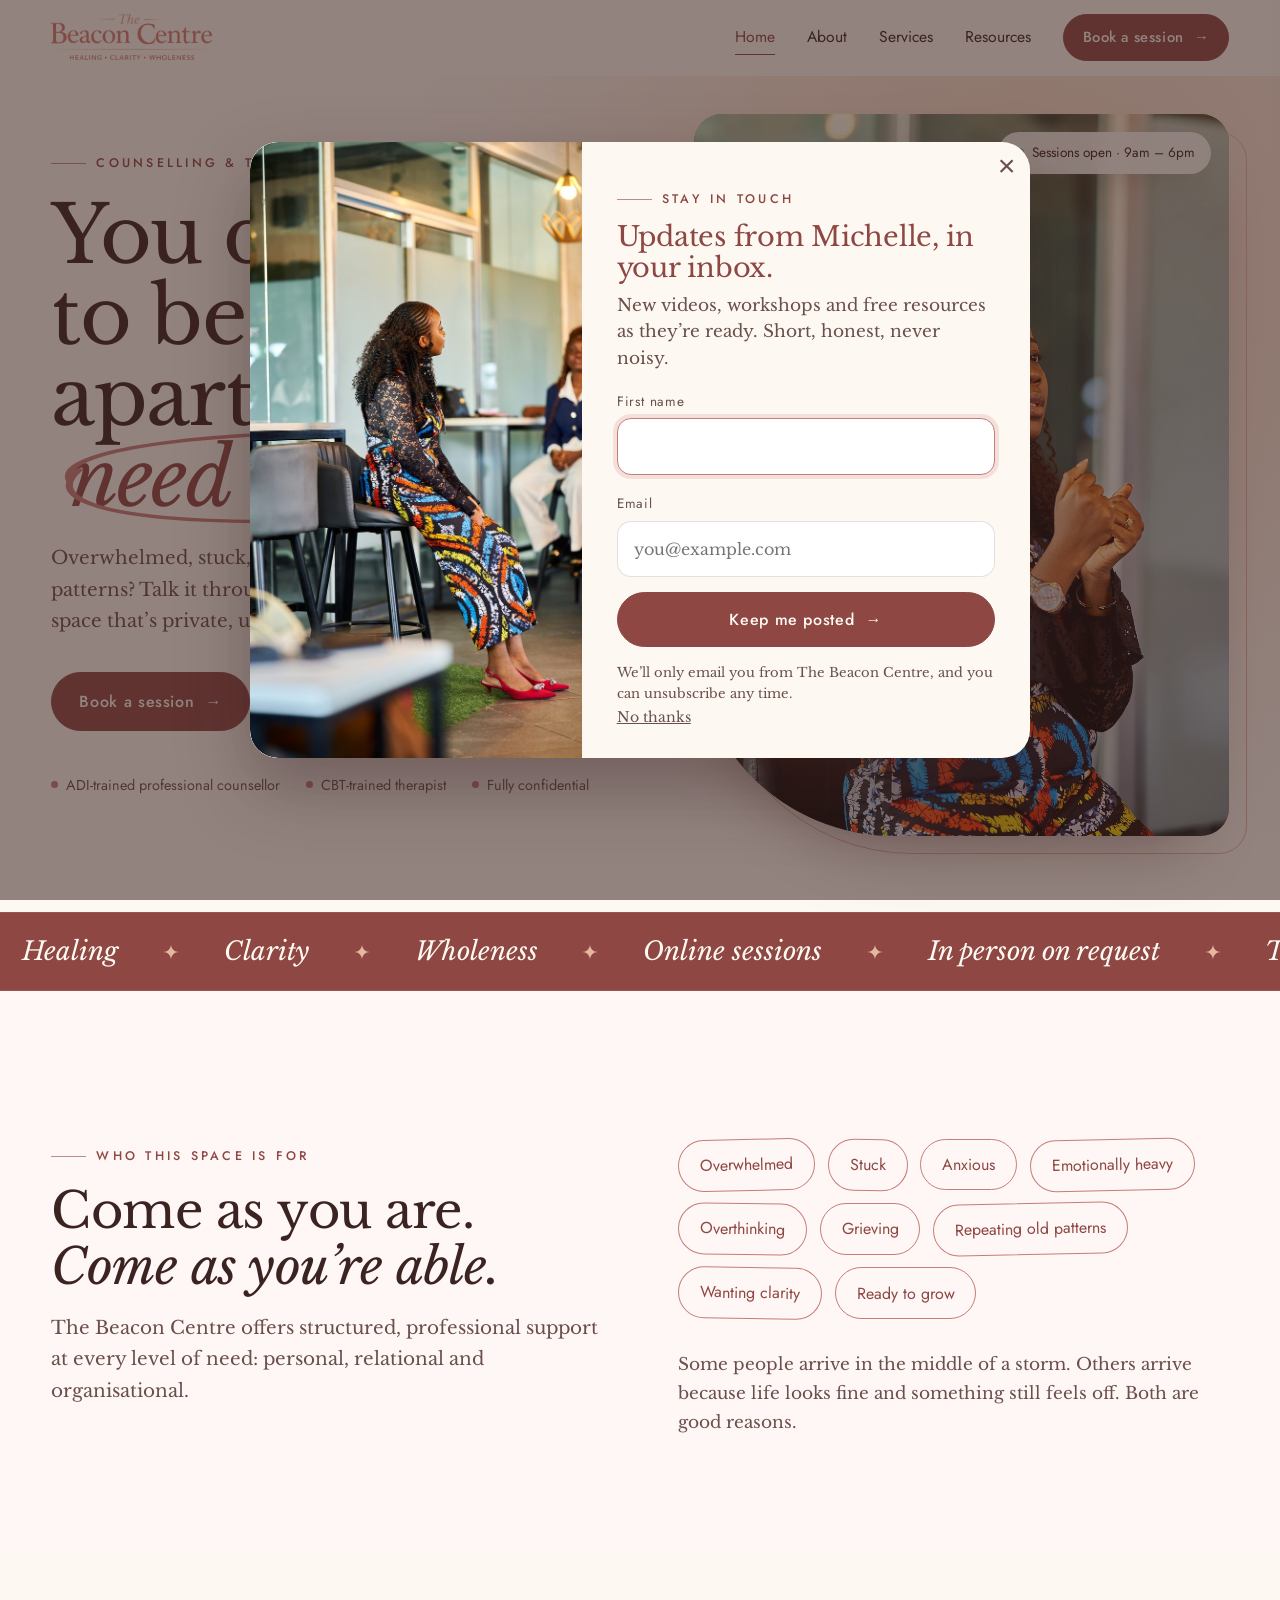
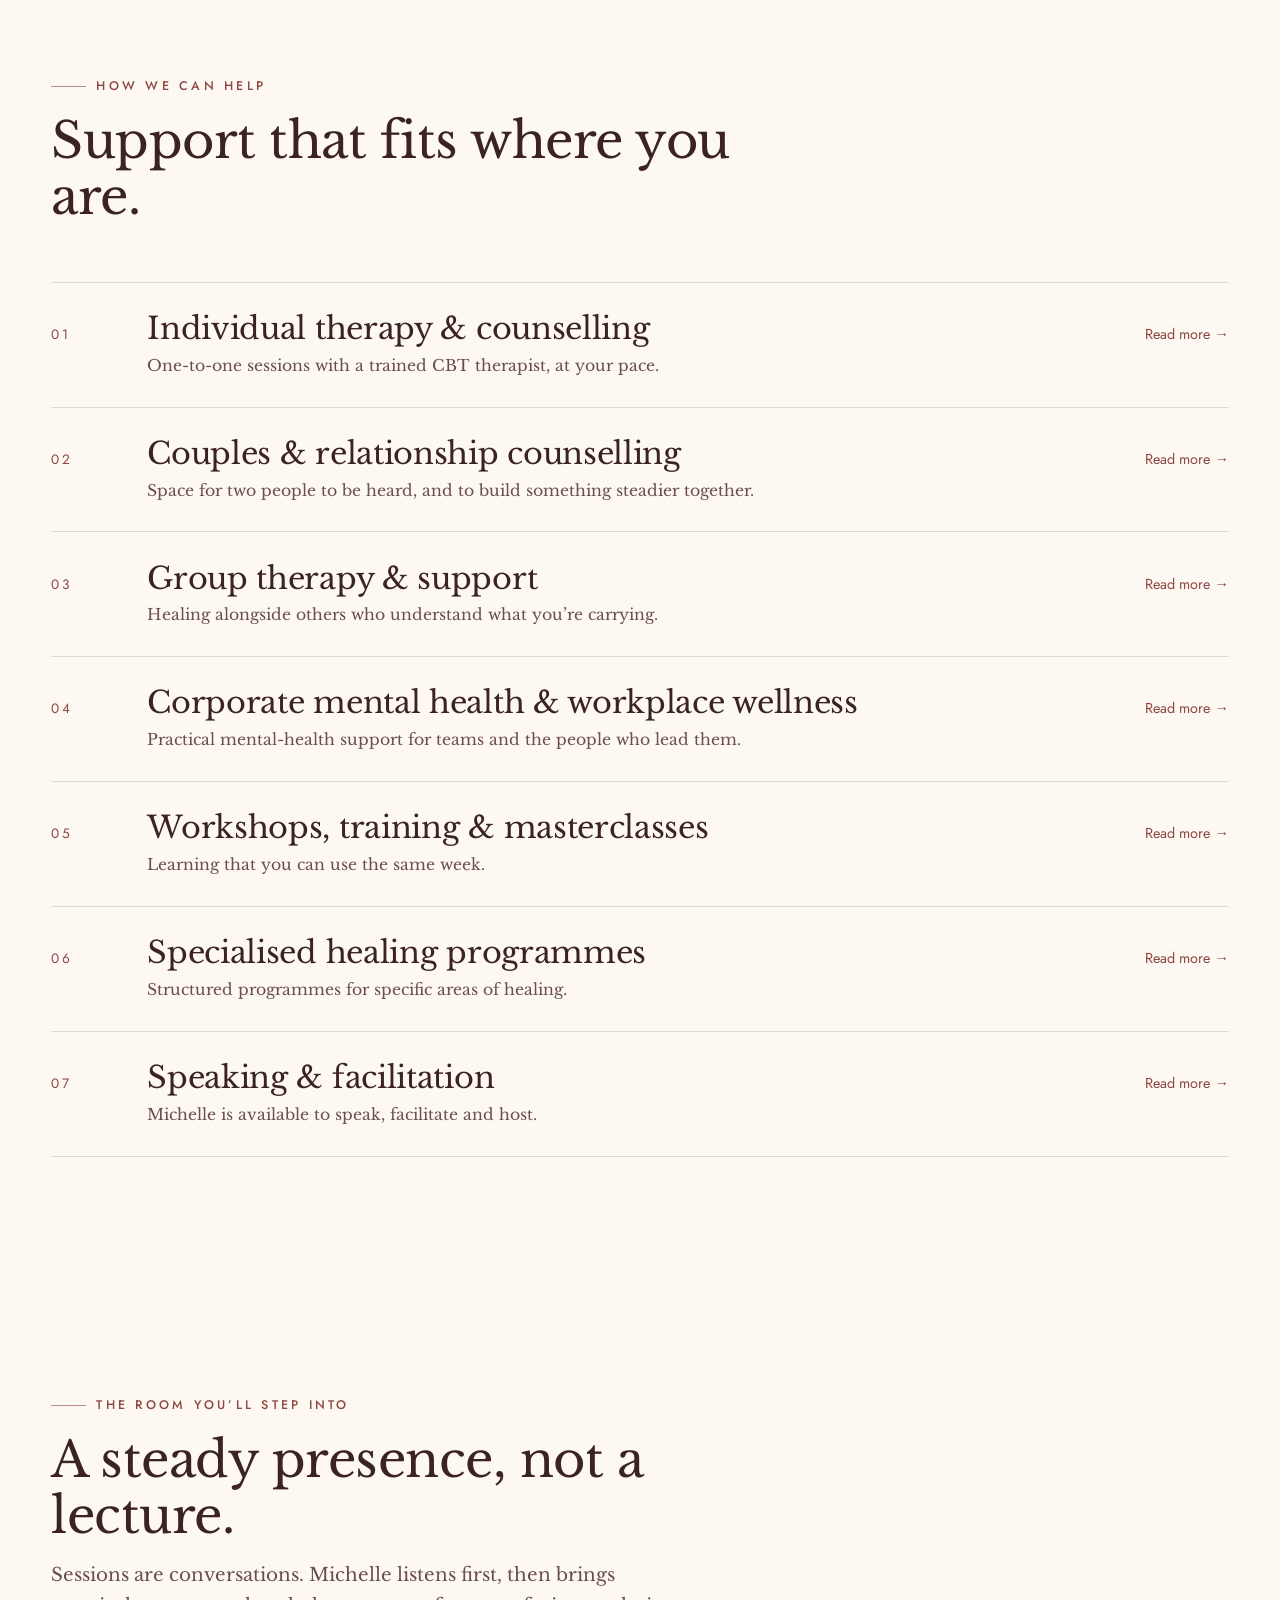
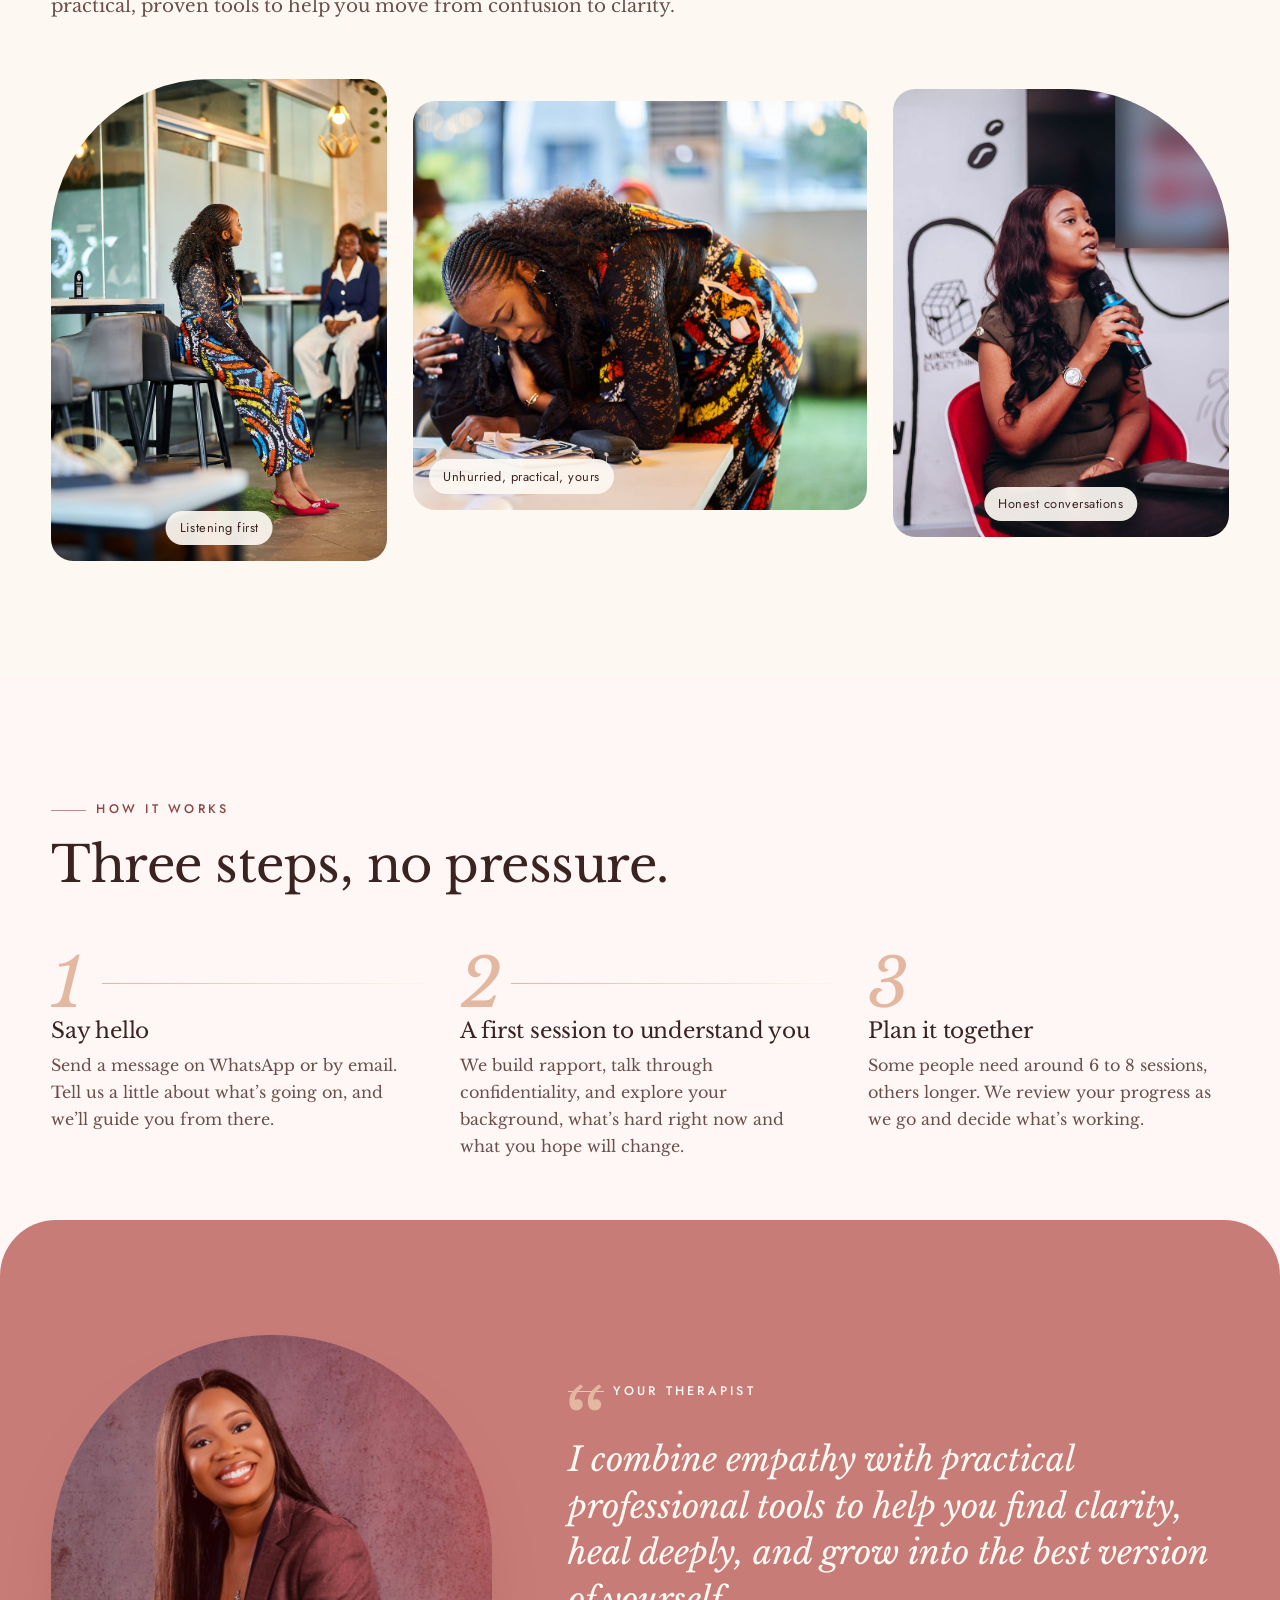
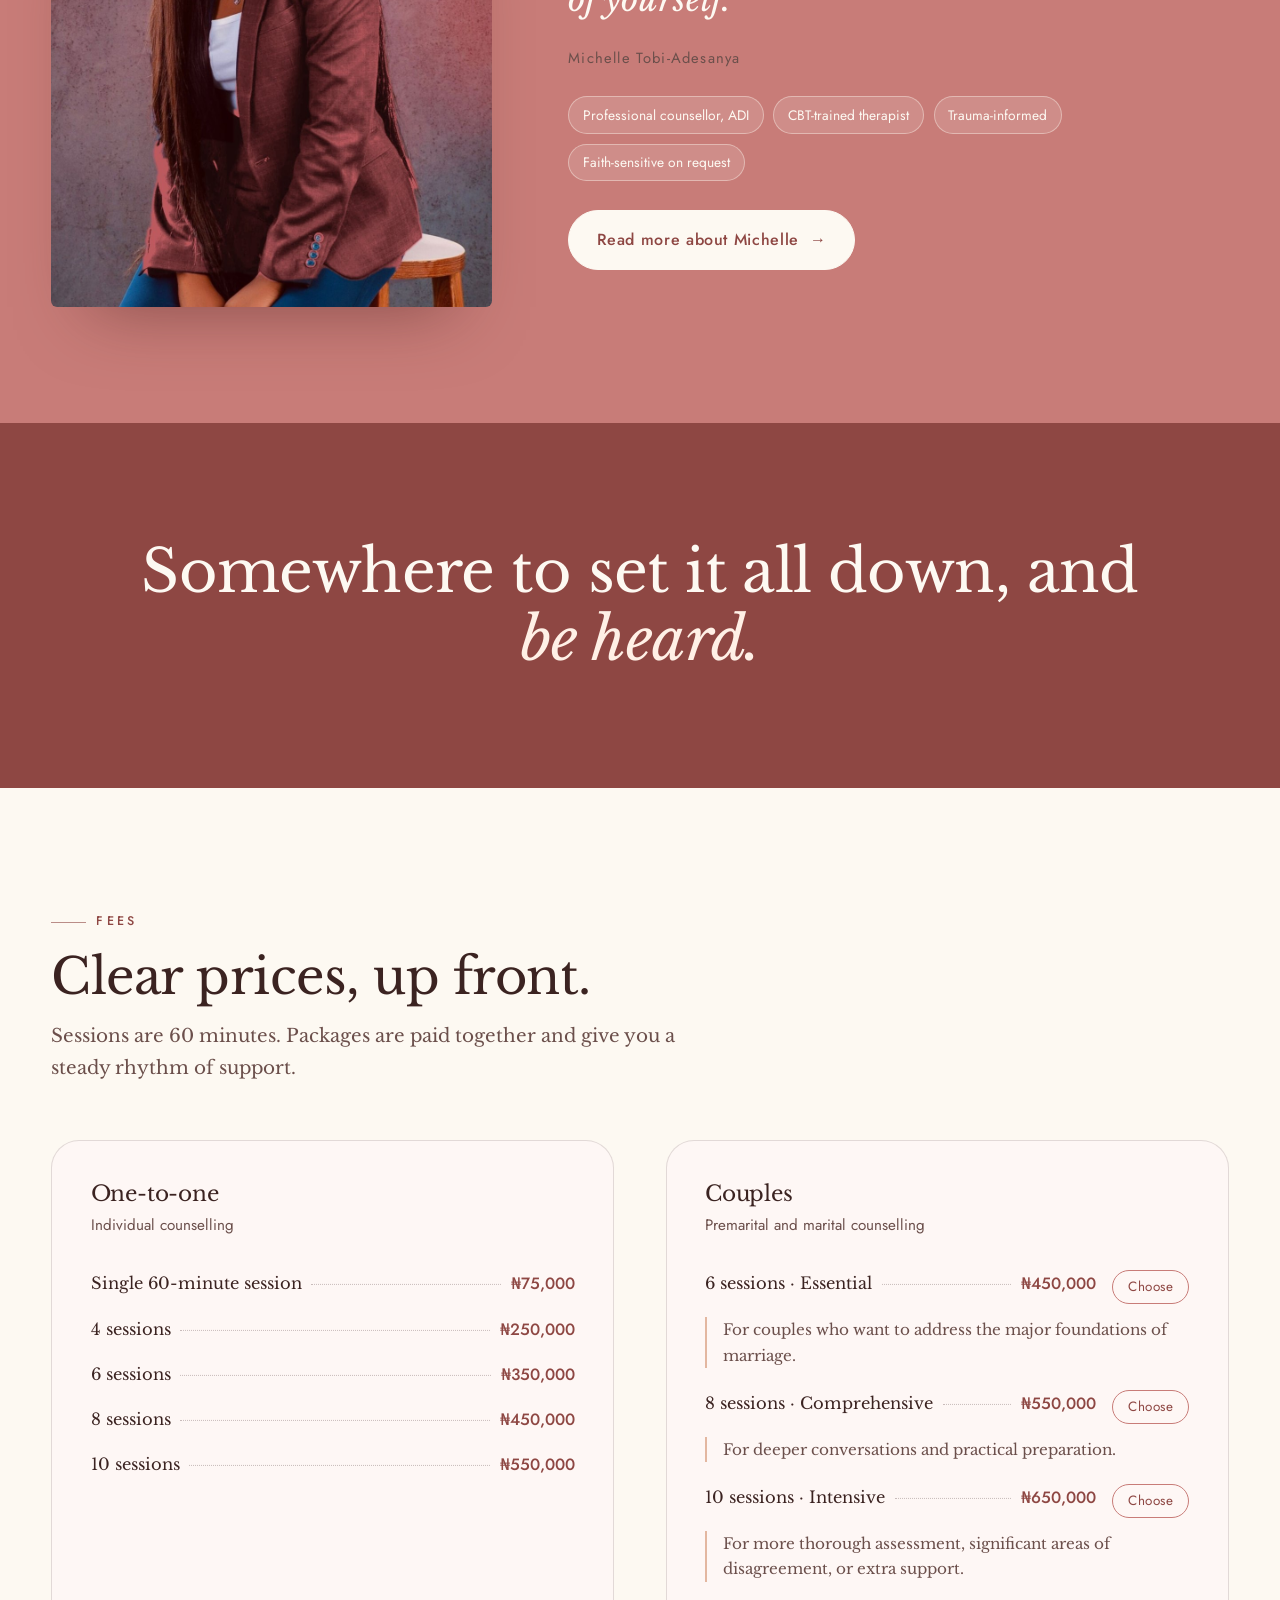
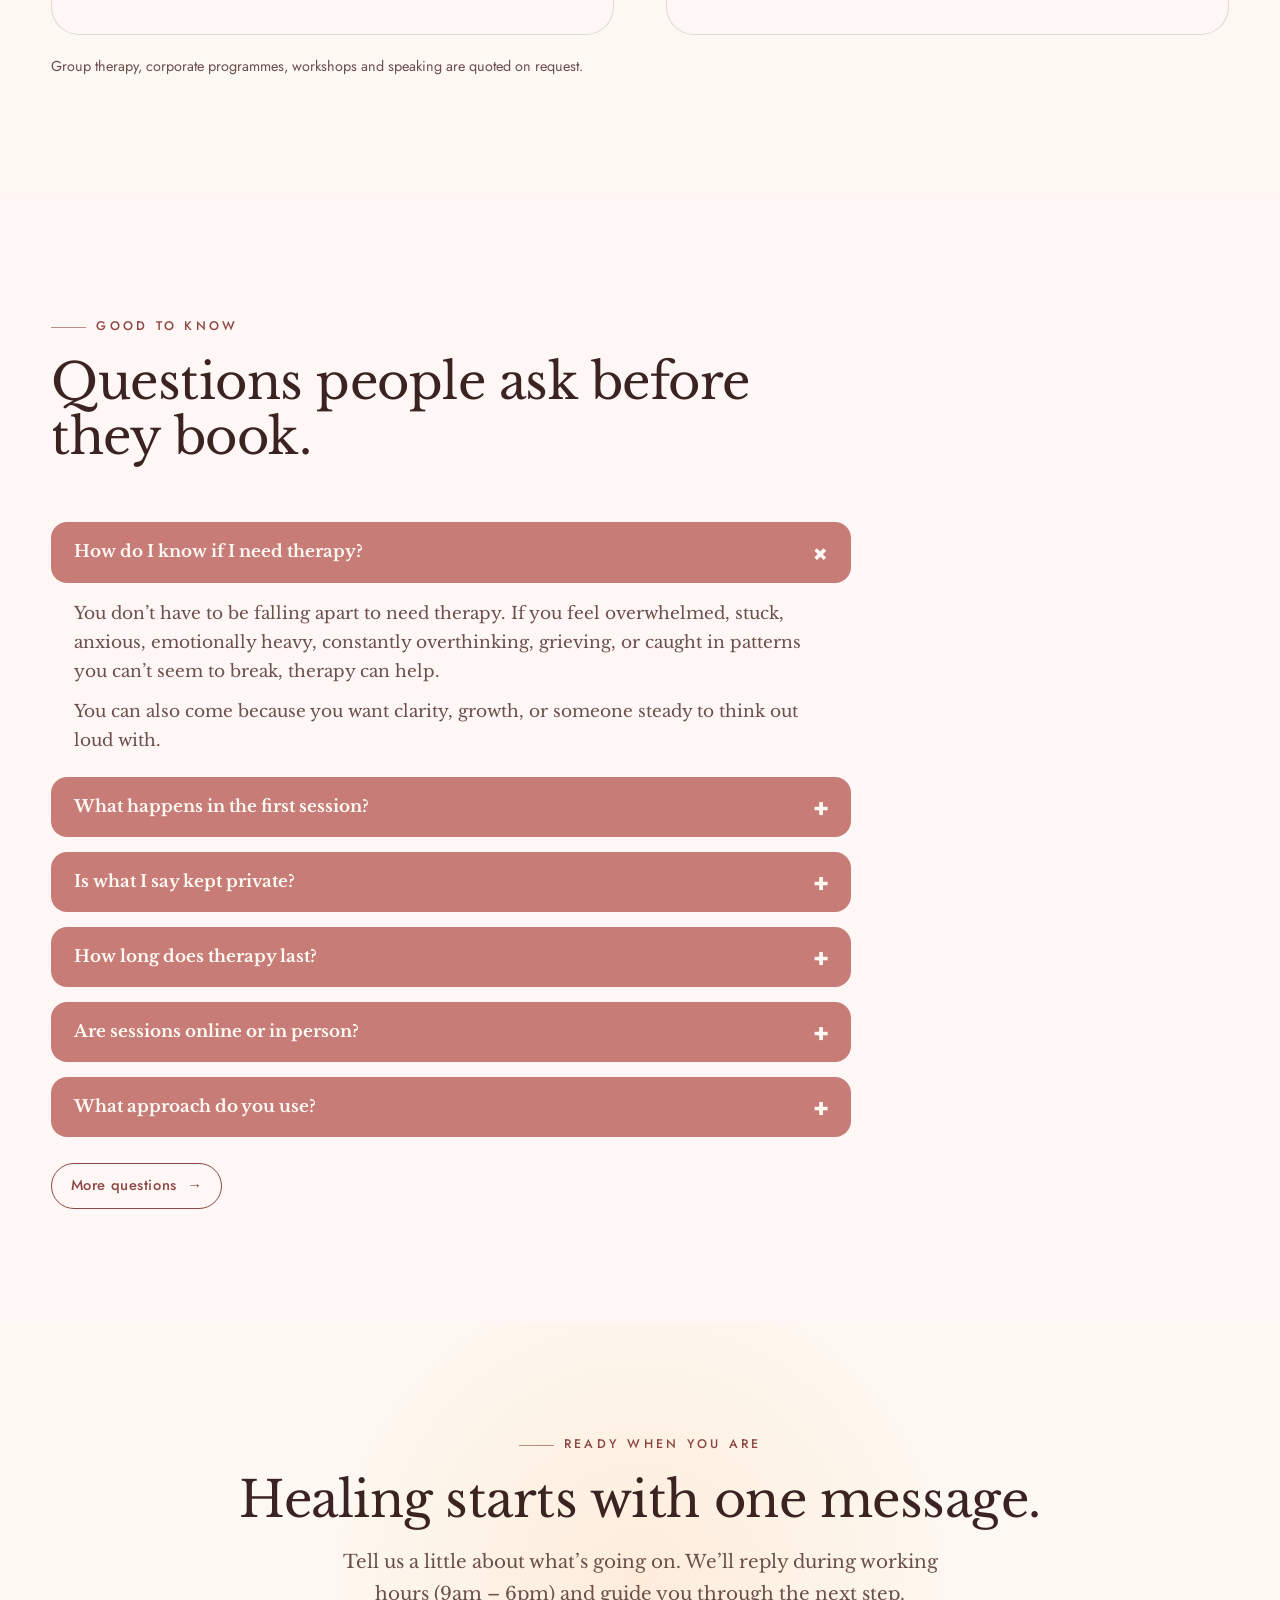
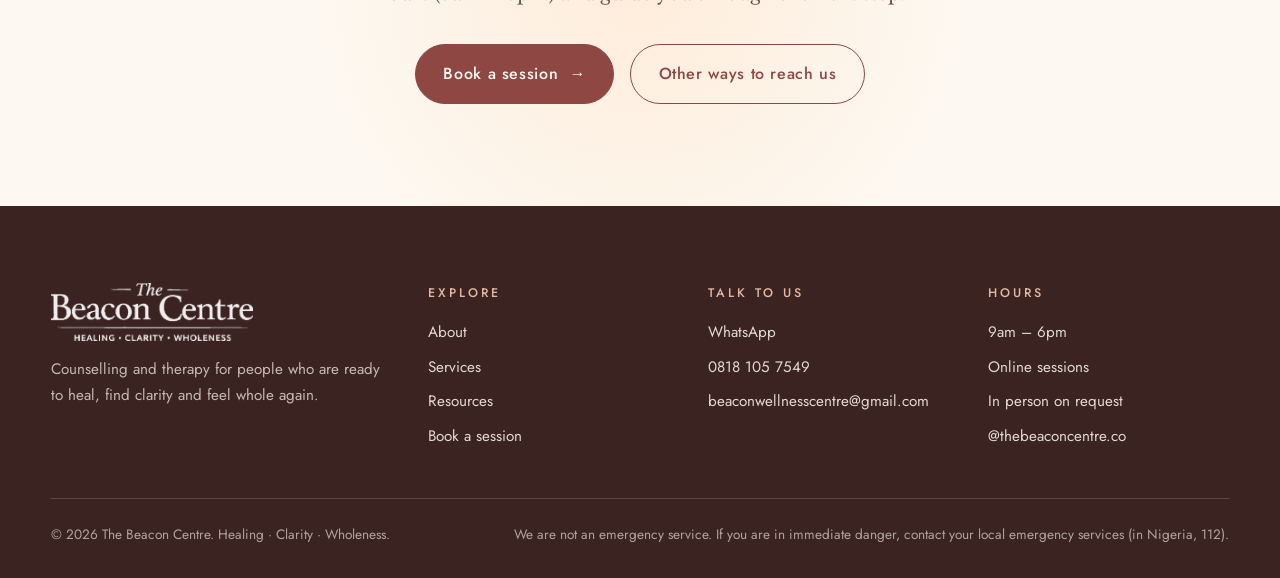
<file: index.html>
<!doctype html>
<html lang="en-GB">
<head>
<meta charset="utf-8">
<meta name="viewport" content="width=device-width,initial-scale=1">
<title>The Beacon Centre | Counselling & Therapy</title>
<meta name="description" content="Online counselling and therapy with CBT-trained therapist Michelle Tobi-Adesanya. Healing, clarity and wholeness, at your pace.">
<meta name="theme-color" content="#C87C78">
<meta property="og:title" content="The Beacon Centre | Counselling & Therapy">
<meta property="og:description" content="Online counselling and therapy with CBT-trained therapist Michelle Tobi-Adesanya. Healing, clarity and wholeness, at your pace.">
<meta property="og:type" content="website">
<link rel="canonical" href="https://beaconcentreglobal.com/">
<link rel="preconnect" href="https://fonts.googleapis.com">
<link rel="preconnect" href="https://fonts.gstatic.com" crossorigin>
<link href="https://fonts.googleapis.com/css2?family=Jost:wght@400;500&family=Libre+Baskerville:ital,wght@0,400;0,700;1,400&display=swap" rel="stylesheet">
<link rel="stylesheet" href="assets/css/style.css">
<script>document.documentElement.classList.add("js")</script>
</head>
<body>
<svg width="0" height="0" style="position:absolute" aria-hidden="true"><symbol id="sp" viewBox="0 0 24 24"><path fill="currentColor" d="M12 0c0 7 5 12 12 12-7 0-12 5-12 12 0-7-5-12-12-12 7 0 12-5 12-12z"/></symbol></svg>
<a class="skip" href="#main">Skip to content</a>
<header class="site-head">
  <div class="wrap head-in">
    <a class="brand" href="index.html" aria-label="The Beacon Centre, home"><img src="assets/img/wordmark.png" alt="The Beacon Centre" width="170" height="52"></a>
    <button class="menu-btn" aria-expanded="false" aria-controls="nav">Menu</button>
    <nav class="nav" id="nav" aria-label="Main">
      <a href="index.html" aria-current="page">Home</a><a href="about.html">About</a><a href="services.html">Services</a><a href="resources.html">Resources</a>
      <a class="btn sm" href="book.html">Book a session <span class="arr" aria-hidden="true">→</span></a>
    </nav>
  </div>
</header>
<main id="main">

<section class="hero stage">
  <div class="wrap hero-grid">
    <div class="stage-copy">
      <span class="eyebrow rv">Counselling &amp; therapy · online</span>
      <h1 class="rv d1">You don’t have to be falling apart to <span class="ring">need therapy.<svg viewBox="0 0 220 90" preserveAspectRatio="none" aria-hidden="true"><path pathLength="1" d="M14 48C6 16 92 4 132 6c60 2 84 26 76 48-8 26-86 32-136 28C26 78 4 62 18 38"/></svg></span></h1>
      <p class="lede rv d2">Overwhelmed, stuck, grieving, or tired of repeating the same patterns? Talk it through with a trained CBT therapist, in a space that’s private, unhurried and entirely yours.</p>
      <div class="cta-row rv d3">
        <a class="btn" href="book.html">Book a session <span class="arr" aria-hidden="true">→</span></a>
        <a class="btn ghost" href="#how">How it works</a>
      </div>
      <div class="trust rv d3">
        <span>ADI-trained professional counsellor</span><span>CBT-trained therapist</span><span>Fully confidential</span>
      </div>
    </div>
    <figure class="frame rv d2">
      <div class="ph"><img src="assets/img/michelle-hero.jpg" alt="Michelle Tobi-Adesanya, counsellor and CBT therapist" width="1100" height="1375" fetchpriority="high"></div>
      <span class="chip"><i></i>Sessions open · 9am – 6pm</span>
    </figure>
  </div>
</section>
<div class="marquee" aria-hidden="true"><div class="marquee-track"><span>Healing<svg aria-hidden="true"><use href="#sp"/></svg></span><span>Clarity<svg aria-hidden="true"><use href="#sp"/></svg></span><span>Wholeness<svg aria-hidden="true"><use href="#sp"/></svg></span><span>Online sessions<svg aria-hidden="true"><use href="#sp"/></svg></span><span>In person on request<svg aria-hidden="true"><use href="#sp"/></svg></span><span>Trauma-informed<svg aria-hidden="true"><use href="#sp"/></svg></span><span>CBT-based<svg aria-hidden="true"><use href="#sp"/></svg></span><span>Fully confidential<svg aria-hidden="true"><use href="#sp"/></svg></span><span>Healing<svg aria-hidden="true"><use href="#sp"/></svg></span><span>Clarity<svg aria-hidden="true"><use href="#sp"/></svg></span><span>Wholeness<svg aria-hidden="true"><use href="#sp"/></svg></span><span>Online sessions<svg aria-hidden="true"><use href="#sp"/></svg></span><span>In person on request<svg aria-hidden="true"><use href="#sp"/></svg></span><span>Trauma-informed<svg aria-hidden="true"><use href="#sp"/></svg></span><span>CBT-based<svg aria-hidden="true"><use href="#sp"/></svg></span><span>Fully confidential<svg aria-hidden="true"><use href="#sp"/></svg></span><span>Healing<svg aria-hidden="true"><use href="#sp"/></svg></span><span>Clarity<svg aria-hidden="true"><use href="#sp"/></svg></span><span>Wholeness<svg aria-hidden="true"><use href="#sp"/></svg></span><span>Online sessions<svg aria-hidden="true"><use href="#sp"/></svg></span><span>In person on request<svg aria-hidden="true"><use href="#sp"/></svg></span><span>Trauma-informed<svg aria-hidden="true"><use href="#sp"/></svg></span><span>CBT-based<svg aria-hidden="true"><use href="#sp"/></svg></span><span>Fully confidential<svg aria-hidden="true"><use href="#sp"/></svg></span><span>Healing<svg aria-hidden="true"><use href="#sp"/></svg></span><span>Clarity<svg aria-hidden="true"><use href="#sp"/></svg></span><span>Wholeness<svg aria-hidden="true"><use href="#sp"/></svg></span><span>Online sessions<svg aria-hidden="true"><use href="#sp"/></svg></span><span>In person on request<svg aria-hidden="true"><use href="#sp"/></svg></span><span>Trauma-informed<svg aria-hidden="true"><use href="#sp"/></svg></span><span>CBT-based<svg aria-hidden="true"><use href="#sp"/></svg></span><span>Fully confidential<svg aria-hidden="true"><use href="#sp"/></svg></span></div></div>

<section class="sec blush curve-top">
  <div class="wrap split">
    <div>
      <span class="eyebrow rv">Who this space is for</span>
      <h2 class="rv" style="margin-top:1rem">Come as you are. <em>Come as you’re able.</em></h2>
      <p class="lede rv">The Beacon Centre offers structured, professional support at every level of need: personal, relational and organisational.</p>
    </div>
    <div>
      <div class="pills rv" aria-label="Reasons people come to therapy">
        <span class="pill">Overwhelmed</span><span class="pill">Stuck</span><span class="pill">Anxious</span>
        <span class="pill">Emotionally heavy</span><span class="pill">Overthinking</span><span class="pill">Grieving</span>
        <span class="pill">Repeating old patterns</span><span class="pill">Wanting clarity</span><span class="pill">Ready to grow</span>
      </div>
      <p class="muted rv">Some people arrive in the middle of a storm. Others arrive because life looks fine and something still feels off. Both are good reasons.</p>
    </div>
  </div>
</section>

<section class="sec" id="services">
  <div class="wrap">
    <div class="sec-head">
      <span class="eyebrow rv">How we can help</span>
      <h2 class="rv">Support that fits where you are.</h2>
    </div>
    <div class="svc-list">
<a class="svc rv" href="services.html#individual"><span class="n">01</span><div><h3>Individual therapy & counselling</h3><p>One-to-one sessions with a trained CBT therapist, at your pace.</p></div><span class="go">Read more →</span></a>
<a class="svc rv" href="services.html#couples"><span class="n">02</span><div><h3>Couples & relationship counselling</h3><p>Space for two people to be heard, and to build something steadier together.</p></div><span class="go">Read more →</span></a>
<a class="svc rv" href="services.html#groups"><span class="n">03</span><div><h3>Group therapy & support</h3><p>Healing alongside others who understand what you’re carrying.</p></div><span class="go">Read more →</span></a>
<a class="svc rv" href="services.html#corporate"><span class="n">04</span><div><h3>Corporate mental health & workplace wellness</h3><p>Practical mental-health support for teams and the people who lead them.</p></div><span class="go">Read more →</span></a>
<a class="svc rv" href="services.html#workshops"><span class="n">05</span><div><h3>Workshops, training & masterclasses</h3><p>Learning that you can use the same week.</p></div><span class="go">Read more →</span></a>
<a class="svc rv" href="services.html#programmes"><span class="n">06</span><div><h3>Specialised healing programmes</h3><p>Structured programmes for specific areas of healing.</p></div><span class="go">Read more →</span></a>
<a class="svc rv" href="services.html#speaking"><span class="n">07</span><div><h3>Speaking & facilitation</h3><p>Michelle is available to speak, facilitate and host.</p></div><span class="go">Read more →</span></a>

    </div>
  </div>
</section>

<section class="sec">
  <div class="wrap">
    <div class="sec-head">
      <span class="eyebrow rv">The room you’ll step into</span>
      <h2 class="rv">A steady presence, not a lecture.</h2>
      <p class="lede rv">Sessions are conversations. Michelle listens first, then brings practical, proven tools to help you move from confusion to clarity.</p>
    </div>
    <div class="mosaic">
  <figure class="m1 rv"><img src="assets/img/michelle-listening.jpg" alt="Michelle seated at a café table, looking on attentively" loading="lazy"><figcaption>Listening first</figcaption></figure>
  <figure class="m2 rv d1"><img src="assets/img/michelle-writing.jpg" alt="Michelle leaning in over a table, writing" loading="lazy"><figcaption>Unhurried, practical, yours</figcaption></figure>
  <figure class="m3 rv d2"><img src="assets/img/michelle-speaking.jpg" alt="Michelle speaking at an event with a microphone" loading="lazy"><figcaption>Honest conversations</figcaption></figure>
</div>
  </div>
</section>

<section class="sec blush" id="how">
  <div class="wrap">
    <div class="sec-head">
      <span class="eyebrow rv">How it works</span>
      <h2 class="rv">Three steps, no pressure.</h2>
    </div>
    <div class="steps">
      <div class="step rv"><h3>Say hello</h3><p>Send a message on WhatsApp or by email. Tell us a little about what’s going on, and we’ll guide you from there.</p></div>
      <div class="step rv d1"><h3>A first session to understand you</h3><p>We build rapport, talk through confidentiality, and explore your background, what’s hard right now and what you hope will change.</p></div>
      <div class="step rv d2"><h3>Plan it together</h3><p>Some people need around 6 to 8 sessions, others longer. We review your progress as we go and decide what’s working.</p></div>
    </div>
  </div>
</section>

<section class="sec rose-bg curve-top">
  <div class="wrap profile">
    <div class="bio-photo arch-top rv"><div class="ph"><img src="assets/img/michelle-portrait.jpg" alt="Michelle Tobi-Adesanya, counsellor and CBT-trained therapist" loading="lazy"></div></div>
    <div>
      <span class="eyebrow rv">Your therapist</span>
      <p class="quote rv">I combine empathy with practical professional tools to help you find clarity, heal deeply, and grow into the best version of yourself.</p>
      <p class="cite rv">Michelle Tobi-Adesanya</p>
      <div class="creds rv"><span>Professional counsellor, ADI</span><span>CBT-trained therapist</span><span>Trauma-informed</span><span>Faith-sensitive on request</span></div>
      <p class="rv" style="margin-top:1.8rem"><a class="btn light" href="about.html">Read more about Michelle <span class="arr" aria-hidden="true">→</span></a></p>
    </div>
  </div>
</section>

<section class="statement">
  <svg class="spark lg a" aria-hidden="true"><use href="#sp"/></svg><svg class="spark b" aria-hidden="true"><use href="#sp"/></svg>
  <div class="wrap"><p class="rv">Somewhere to set it all down, and <em>be heard.</em></p></div>
</section>

<section class="sec">
  <div class="wrap">
    <div class="sec-head">
      <span class="eyebrow rv">Fees</span>
      <h2 class="rv">Clear prices, up front.</h2>
      <p class="lede rv">Sessions are 60 minutes. Packages are paid together and give you a steady rhythm of support.</p>
    </div>
    <div class="ledger">
      <div class="card rv"><h3>One-to-one</h3><p class="sub">Individual counselling</p>
        <div class="row"><span>Single 60-minute session</span><b>₦75,000</b></div>
        <div class="row"><span>4 sessions</span><b>₦250,000</b></div>
        <div class="row"><span>6 sessions</span><b>₦350,000</b></div>
        <div class="row"><span>8 sessions</span><b>₦450,000</b></div>
        <div class="row"><span>10 sessions</span><b>₦550,000</b></div></div>
      <div class="card rv d1"><h3>Couples</h3><p class="sub">Premarital and marital counselling</p>
        <div class="row"><span>6 sessions · Essential</span><b>₦450,000</b><a class="pick" href="https://wa.me/2348181057549?text=Hello%2C%20I%20just%20checked%20your%20website.%20My%20name%20is%20______%20and%20I%27d%20like%20to%20book%20a%20couples%20counselling%20session." data-wa="couples" data-pkg="the 6-session Essential package" data-price="₦450,000" target="_blank" rel="noopener">Choose</a></div>
        <p class="note">For couples who want to address the major foundations of marriage.</p>
        <div class="row"><span>8 sessions · Comprehensive</span><b>₦550,000</b><a class="pick" href="https://wa.me/2348181057549?text=Hello%2C%20I%20just%20checked%20your%20website.%20My%20name%20is%20______%20and%20I%27d%20like%20to%20book%20a%20couples%20counselling%20session." data-wa="couples" data-pkg="the 8-session Comprehensive package" data-price="₦550,000" target="_blank" rel="noopener">Choose</a></div>
        <p class="note">For deeper conversations and practical preparation.</p>
        <div class="row"><span>10 sessions · Intensive</span><b>₦650,000</b><a class="pick" href="https://wa.me/2348181057549?text=Hello%2C%20I%20just%20checked%20your%20website.%20My%20name%20is%20______%20and%20I%27d%20like%20to%20book%20a%20couples%20counselling%20session." data-wa="couples" data-pkg="the 10-session Intensive package" data-price="₦650,000" target="_blank" rel="noopener">Choose</a></div>
        <p class="note">For more thorough assessment, significant areas of disagreement, or extra support.</p></div>
    </div>
    <p class="fine rv">Group therapy, corporate programmes, workshops and speaking are quoted on request.</p>
  </div>
</section>

<section class="sec blush">
  <div class="wrap">
    <div class="sec-head"><span class="eyebrow rv">Good to know</span><h2 class="rv">Questions people ask before they book.</h2></div>
    <div class="faq"><details class="rv" open><summary>How do I know if I need therapy?</summary><div class="ans"><p>You don’t have to be falling apart to need therapy. If you feel overwhelmed, stuck, anxious, emotionally heavy, constantly overthinking, grieving, or caught in patterns you can’t seem to break, therapy can help.</p><p>You can also come because you want clarity, growth, or someone steady to think out loud with.</p></div></details><details class="rv" ><summary>What happens in the first session?</summary><div class="ans"><p>The first session is about understanding you. We build rapport, talk through confidentiality, explore your background and the challenges you’re facing now, and what you hope will change.</p></div></details><details class="rv" ><summary>Is what I say kept private?</summary><div class="ans"><p>Yes. Everything shared in session is confidential and handled professionally. The only exceptions are rare legal or safety situations, and those will always be explained to you clearly.</p></div></details><details class="rv" ><summary>How long does therapy last?</summary><div class="ans"><p>There’s no one-size-fits-all timeline. Some people come for short-term work (around 6 to 8 sessions). Others stay longer, depending on their goals. We review your progress together and decide what works best for you.</p></div></details><details class="rv" ><summary>Are sessions online or in person?</summary><div class="ans"><p>Sessions are held online by Zoom, Google Meet or WhatsApp video, whichever is easiest for you. In-person sessions are available on request. Online therapy is just as structured and intentional as meeting face to face, and we welcome clients outside Nigeria too.</p></div></details><details class="rv" ><summary>What approach do you use?</summary><div class="ans"><ul><li>Trauma-informed</li><li>CBT-based (Cognitive Behavioural Therapy)</li><li>Faith-integrated, when appropriate and requested</li></ul></div></details></div>
    <p class="rv" style="margin-top:1.6rem"><a href="book.html#faq" class="btn ghost sm">More questions <span class="arr" aria-hidden="true">→</span></a></p>
  </div>
</section>

<section class="band">
  <div class="wrap">
    <span class="eyebrow rv">Ready when you are</span>
    <h2 class="rv">Healing starts with one message.</h2>
    <p class="lede rv">Tell us a little about what’s going on. We’ll reply during working hours (9am – 6pm) and guide you through the next step.</p>
    <div class="cta-row rv"><a class="btn" href="book.html">Book a session <span class="arr" aria-hidden="true">→</span></a><a class="btn ghost" href="book.html">Other ways to reach us</a></div>
  </div>
</section>
</main>
<div class="quick"><a class="btn" href="book.html">Book a session <span class="arr" aria-hidden="true">→</span></a></div>
<footer class="site-foot">
  <div class="wrap">
    <div class="foot-grid">
      <div class="foot-brand">
        <img src="assets/img/wordmark.png" alt="The Beacon Centre">
        <p>Counselling and therapy for people who are ready to heal, find clarity and feel whole again.</p>
      </div>
      <div><h5>Explore</h5><ul>
        <li><a href="about.html">About</a></li><li><a href="services.html">Services</a></li>
        <li><a href="resources.html">Resources</a></li><li><a href="book.html">Book a session</a></li></ul></div>
      <div><h5>Talk to us</h5><ul>
        <li><a href="https://wa.me/2348181057549?text=Hello%2C%20I%20just%20checked%20your%20website.%20My%20name%20is%20______%20and%20I%27d%20like%20to%20book%20a%20session." target="_blank" rel="noopener">WhatsApp</a></li>
        <li><a href="tel:+2348181057549">0818 105 7549</a></li>
        <li><a href="mailto:beaconwellnesscentre@gmail.com">beaconwellnesscentre@gmail.com</a></li></ul></div>
      <div><h5>Hours</h5><ul>
        <li>9am – 6pm</li><li>Online sessions</li><li>In person on request</li>
        <li><a href="https://www.instagram.com/thebeaconcentre.co" target="_blank" rel="noopener">@thebeaconcentre.co</a></li></ul></div>
    </div>
    <div class="legal">
      <span>© <span id="yr">2026</span> The Beacon Centre. Healing · Clarity · Wholeness.</span>
      <span>We are not an emergency service. If you are in immediate danger, contact your local emergency services (in Nigeria, 112).</span>
    </div>
  </div>
</footer>
<script src="assets/js/config.js" defer></script>
<script src="assets/js/main.js" defer></script>
</body>
</html>
</file>
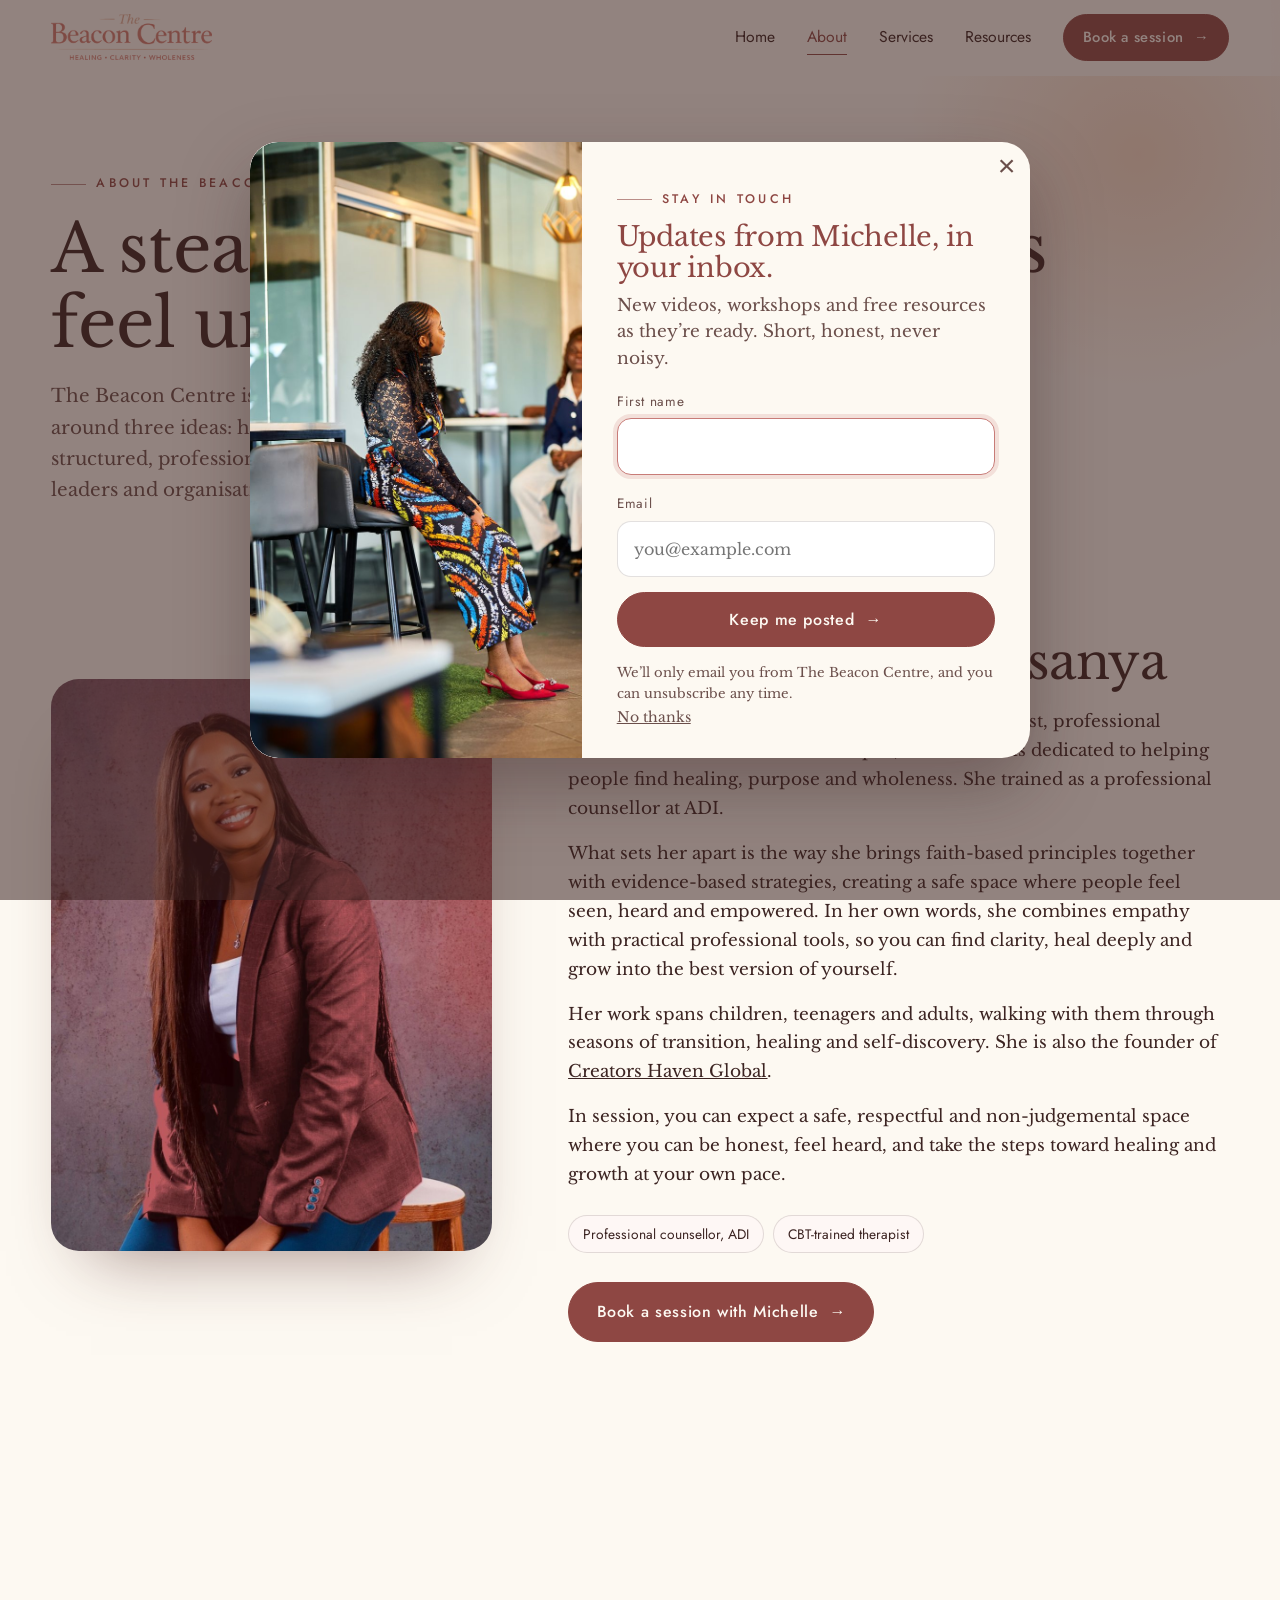
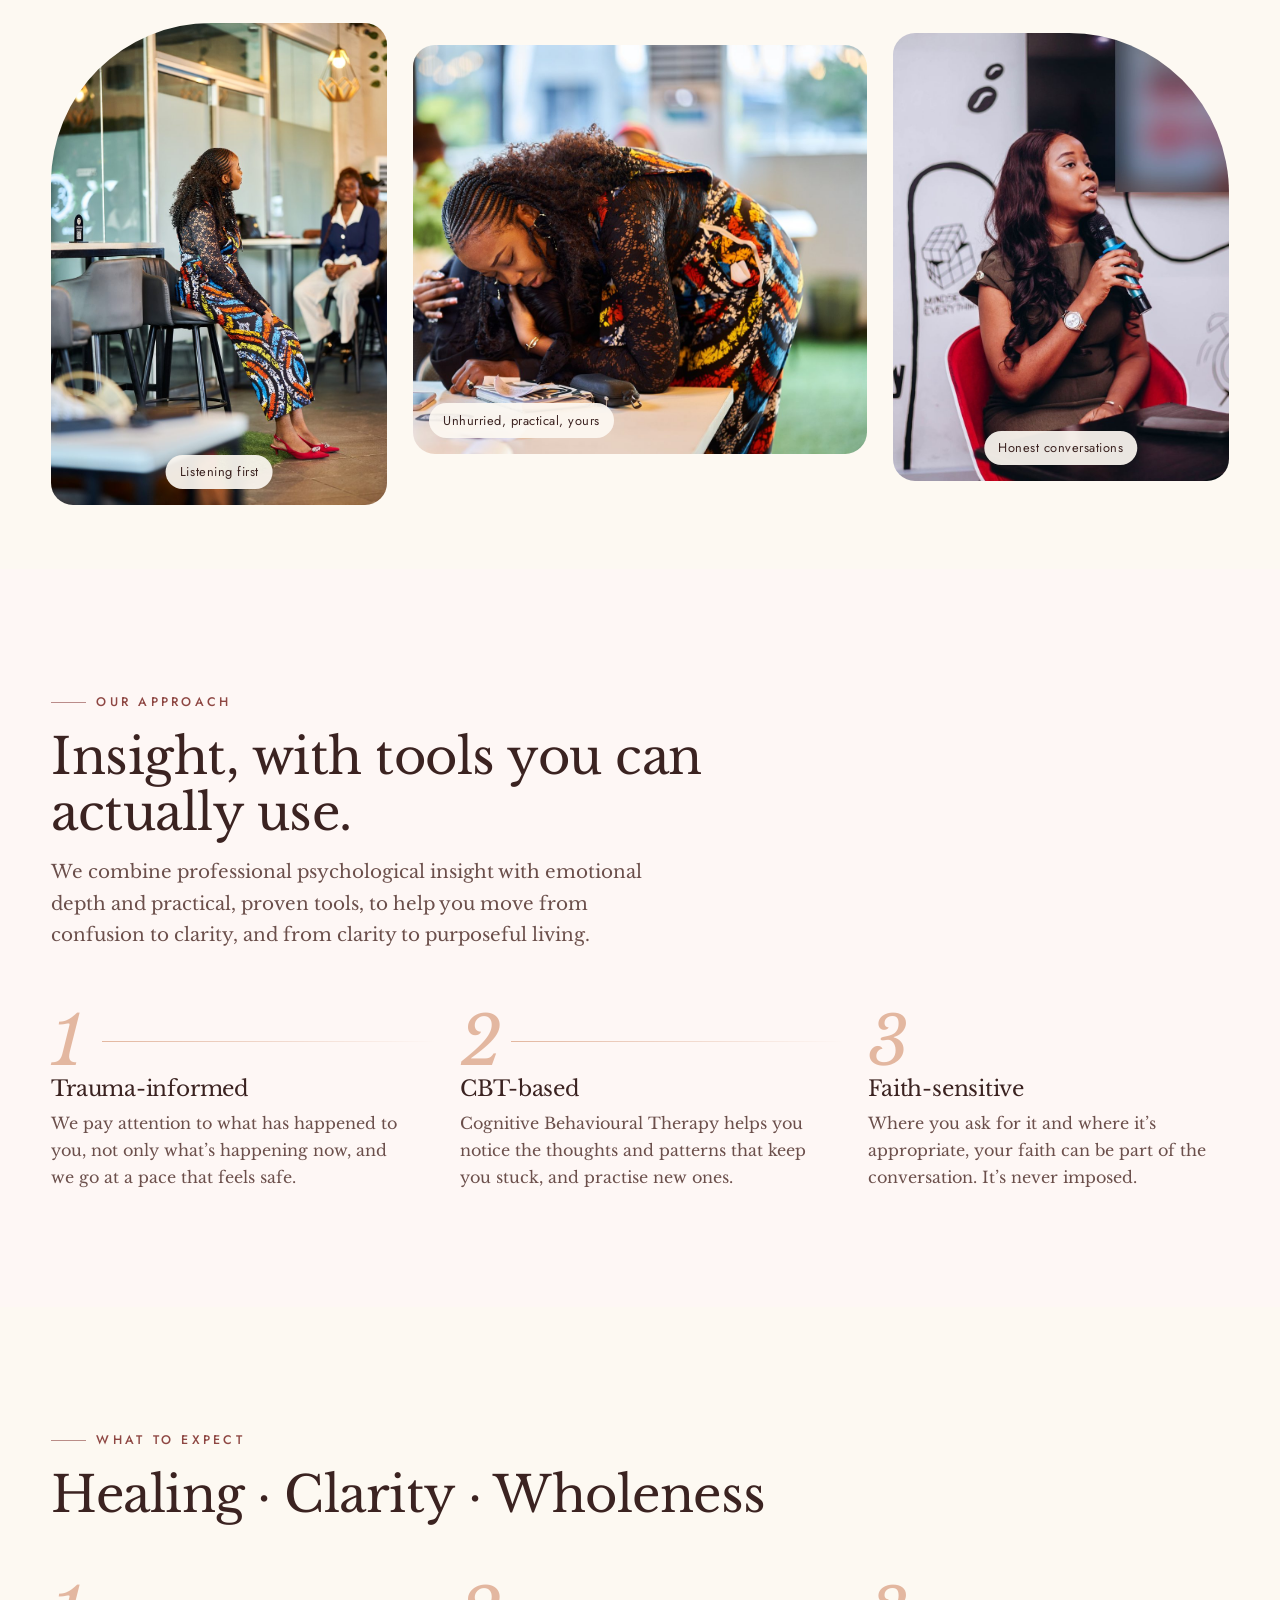
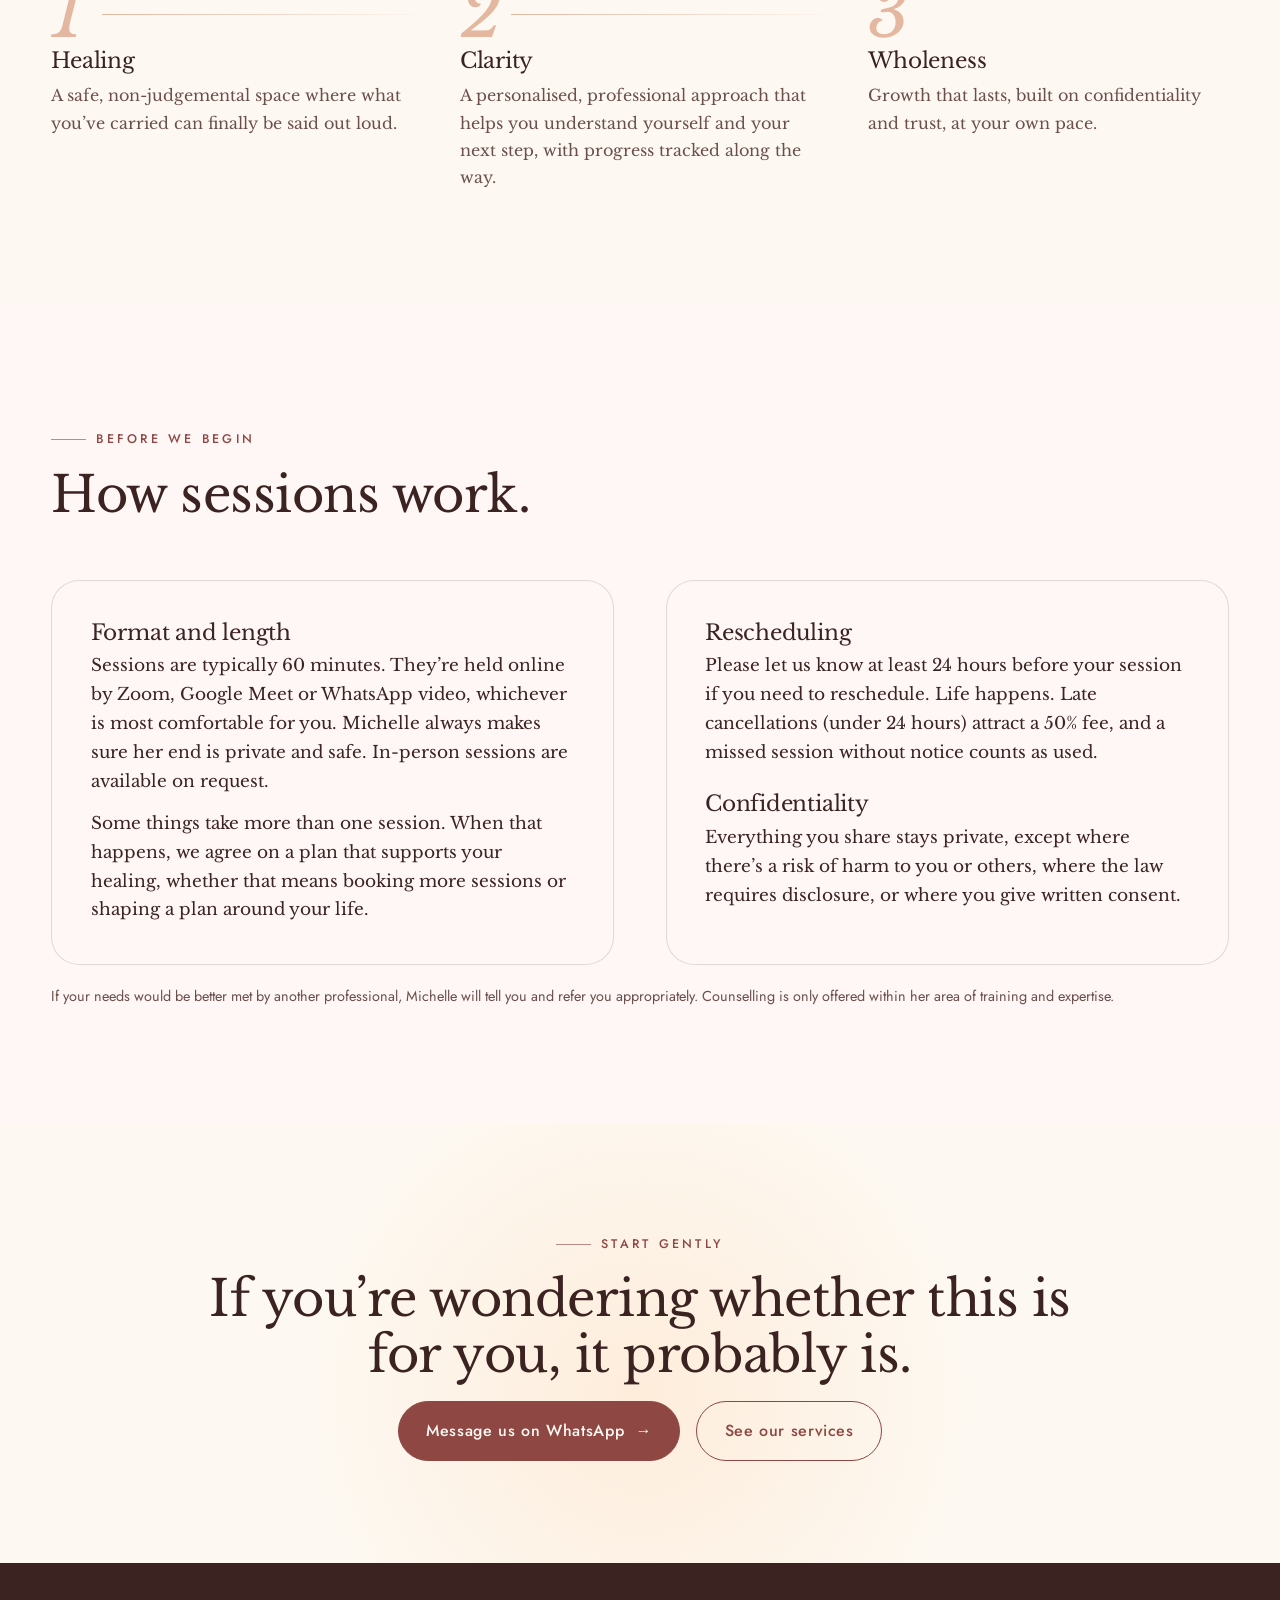
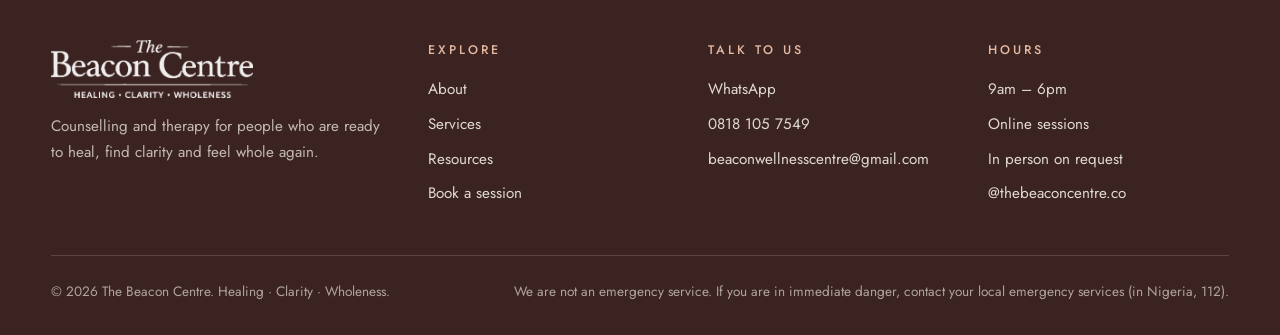
<file: about.html>
<!doctype html>
<html lang="en-GB">
<head>
<meta charset="utf-8">
<meta name="viewport" content="width=device-width,initial-scale=1">
<title>About | The Beacon Centre</title>
<meta name="description" content="Meet Michelle Tobi-Adesanya and learn how The Beacon Centre works: warm, structured, trauma-informed and CBT-based.">
<meta name="theme-color" content="#C87C78">
<meta property="og:title" content="About | The Beacon Centre">
<meta property="og:description" content="Meet Michelle Tobi-Adesanya and learn how The Beacon Centre works: warm, structured, trauma-informed and CBT-based.">
<meta property="og:type" content="website">
<link rel="canonical" href="https://beaconcentreglobal.com/about.html">
<link rel="preconnect" href="https://fonts.googleapis.com">
<link rel="preconnect" href="https://fonts.gstatic.com" crossorigin>
<link href="https://fonts.googleapis.com/css2?family=Jost:wght@400;500&family=Libre+Baskerville:ital,wght@0,400;0,700;1,400&display=swap" rel="stylesheet">
<link rel="stylesheet" href="assets/css/style.css">
<script>document.documentElement.classList.add("js")</script>
</head>
<body>
<svg width="0" height="0" style="position:absolute" aria-hidden="true"><symbol id="sp" viewBox="0 0 24 24"><path fill="currentColor" d="M12 0c0 7 5 12 12 12-7 0-12 5-12 12 0-7-5-12-12-12 7 0 12-5 12-12z"/></symbol></svg>
<a class="skip" href="#main">Skip to content</a>
<header class="site-head">
  <div class="wrap head-in">
    <a class="brand" href="index.html" aria-label="The Beacon Centre, home"><img src="assets/img/wordmark.png" alt="The Beacon Centre" width="170" height="52"></a>
    <button class="menu-btn" aria-expanded="false" aria-controls="nav">Menu</button>
    <nav class="nav" id="nav" aria-label="Main">
      <a href="index.html">Home</a><a href="about.html" aria-current="page">About</a><a href="services.html">Services</a><a href="resources.html">Resources</a>
      <a class="btn sm" href="book.html">Book a session <span class="arr" aria-hidden="true">→</span></a>
    </nav>
  </div>
</header>
<main id="main">

<section class="page-hero"><div class="wrap">
  <span class="eyebrow rv">About The Beacon Centre</span>
  <h1 class="rv d1">A steady light for when things feel unclear.</h1>
  <p class="lede rv d2">The Beacon Centre is a therapy and counselling practice built around three ideas: healing, clarity and wholeness. We offer structured, professional support for individuals, couples, groups, leaders and organisations.</p>
</div></section>

<section class="sec" style="padding-top:2rem">
  <div class="wrap profile">
    <div class="bio-photo rv"><div class="ph"><img src="assets/img/michelle-portrait.jpg" alt="Michelle Tobi-Adesanya, counsellor and CBT-trained therapist" loading="lazy"></div></div>
    <div>
      <span class="eyebrow rv">Meet your therapist</span>
      <h2 class="rv" style="margin:1rem 0 1.2rem">Michelle Tobi-Adesanya</h2>
      <p class="rv">Michelle is an emotional healing and growth specialist, professional counsellor and CBT-trained therapist, whose work is dedicated to helping people find healing, purpose and wholeness. She trained as a professional counsellor at ADI.</p>
      <p class="rv" style="margin-top:1rem">What sets her apart is the way she brings faith-based principles together with evidence-based strategies, creating a safe space where people feel seen, heard and empowered. In her own words, she combines empathy with practical professional tools, so you can find clarity, heal deeply and grow into the best version of yourself.</p>
      <p class="rv" style="margin-top:1rem">Her work spans children, teenagers and adults, walking with them through seasons of transition, healing and self-discovery. She is also the founder of <a href="https://creatorshavenglobal.com" target="_blank" rel="noopener"><u>Creators Haven Global</u></a>.</p>
      <p class="rv" style="margin-top:1rem">In session, you can expect a safe, respectful and non-judgemental space where you can be honest, feel heard, and take the steps toward healing and growth at your own pace.</p>
      <div class="creds rv"><span>Professional counsellor, ADI</span><span>CBT-trained therapist</span></div>
      <p class="rv" style="margin-top:1.8rem"><a class="btn" href="book.html">Book a session with Michelle <span class="arr" aria-hidden="true">→</span></a></p>
    </div>
  </div>
</section>

<section class="sec" style="padding-bottom:0"><div class="wrap"><div class="mosaic">
  <figure class="m1 rv"><img src="assets/img/michelle-listening.jpg" alt="Michelle seated at a café table, looking on attentively" loading="lazy"><figcaption>Listening first</figcaption></figure>
  <figure class="m2 rv d1"><img src="assets/img/michelle-writing.jpg" alt="Michelle leaning in over a table, writing" loading="lazy"><figcaption>Unhurried, practical, yours</figcaption></figure>
  <figure class="m3 rv d2"><img src="assets/img/michelle-speaking.jpg" alt="Michelle speaking at an event with a microphone" loading="lazy"><figcaption>Honest conversations</figcaption></figure>
</div></div></section>

<section class="sec blush" style="margin-top:4rem">
  <div class="wrap">
    <div class="sec-head"><span class="eyebrow rv">Our approach</span><h2 class="rv">Insight, with tools you can actually use.</h2>
      <p class="lede rv">We combine professional psychological insight with emotional depth and practical, proven tools, to help you move from confusion to clarity, and from clarity to purposeful living.</p></div>
    <div class="steps">
      <div class="step rv"><h3>Trauma-informed</h3><p>We pay attention to what has happened to you, not only what’s happening now, and we go at a pace that feels safe.</p></div>
      <div class="step rv d1"><h3>CBT-based</h3><p>Cognitive Behavioural Therapy helps you notice the thoughts and patterns that keep you stuck, and practise new ones.</p></div>
      <div class="step rv d2"><h3>Faith-sensitive</h3><p>Where you ask for it and where it’s appropriate, your faith can be part of the conversation. It’s never imposed.</p></div>
    </div>
  </div>
</section>

<section class="sec">
  <div class="wrap">
    <div class="sec-head"><span class="eyebrow rv">What to expect</span><h2 class="rv">Healing · Clarity · Wholeness</h2></div>
    <div class="steps">
      <div class="step rv"><h3>Healing</h3><p>A safe, non-judgemental space where what you’ve carried can finally be said out loud.</p></div>
      <div class="step rv d1"><h3>Clarity</h3><p>A personalised, professional approach that helps you understand yourself and your next step, with progress tracked along the way.</p></div>
      <div class="step rv d2"><h3>Wholeness</h3><p>Growth that lasts, built on confidentiality and trust, at your own pace.</p></div>
    </div>
  </div>
</section>

<section class="sec blush">
  <div class="wrap">
    <div class="sec-head"><span class="eyebrow rv">Before we begin</span><h2 class="rv">How sessions work.</h2></div>
    <div class="ledger">
      <div class="card rv"><h3>Format and length</h3><p>Sessions are typically 60 minutes. They’re held online by Zoom, Google Meet or WhatsApp video, whichever is most comfortable for you. Michelle always makes sure her end is private and safe. In-person sessions are available on request.</p><p style="margin-top:.8rem">Some things take more than one session. When that happens, we agree on a plan that supports your healing, whether that means booking more sessions or shaping a plan around your life.</p></div>
      <div class="card rv d1"><h3>Rescheduling</h3><p>Please let us know at least 24 hours before your session if you need to reschedule. Life happens. Late cancellations (under 24 hours) attract a 50% fee, and a missed session without notice counts as used.</p><h3 style="margin-top:1.4rem">Confidentiality</h3><p>Everything you share stays private, except where there’s a risk of harm to you or others, where the law requires disclosure, or where you give written consent.</p></div>
    </div>
    <p class="fine rv">If your needs would be better met by another professional, Michelle will tell you and refer you appropriately. Counselling is only offered within her area of training and expertise.</p>
  </div>
</section>

<section class="band"><div class="wrap">
  <span class="eyebrow rv">Start gently</span>
  <h2 class="rv">If you’re wondering whether this is for you, it probably is.</h2>
  <div class="cta-row rv"><a class="btn" href="https://wa.me/2348181057549?text=Hello%2C%20I%20just%20checked%20your%20website.%20My%20name%20is%20______%20and%20I%27d%20like%20to%20book%20a%20session." target="_blank" rel="noopener">Message us on WhatsApp <span class="arr" aria-hidden="true">→</span></a><a class="btn ghost" href="services.html">See our services</a></div>
</div></section>
</main>
<div class="quick"><a class="btn" href="book.html">Book a session <span class="arr" aria-hidden="true">→</span></a></div>
<footer class="site-foot">
  <div class="wrap">
    <div class="foot-grid">
      <div class="foot-brand">
        <img src="assets/img/wordmark.png" alt="The Beacon Centre">
        <p>Counselling and therapy for people who are ready to heal, find clarity and feel whole again.</p>
      </div>
      <div><h5>Explore</h5><ul>
        <li><a href="about.html">About</a></li><li><a href="services.html">Services</a></li>
        <li><a href="resources.html">Resources</a></li><li><a href="book.html">Book a session</a></li></ul></div>
      <div><h5>Talk to us</h5><ul>
        <li><a href="https://wa.me/2348181057549?text=Hello%2C%20I%20just%20checked%20your%20website.%20My%20name%20is%20______%20and%20I%27d%20like%20to%20book%20a%20session." target="_blank" rel="noopener">WhatsApp</a></li>
        <li><a href="tel:+2348181057549">0818 105 7549</a></li>
        <li><a href="mailto:beaconwellnesscentre@gmail.com">beaconwellnesscentre@gmail.com</a></li></ul></div>
      <div><h5>Hours</h5><ul>
        <li>9am – 6pm</li><li>Online sessions</li><li>In person on request</li>
        <li><a href="https://www.instagram.com/thebeaconcentre.co" target="_blank" rel="noopener">@thebeaconcentre.co</a></li></ul></div>
    </div>
    <div class="legal">
      <span>© <span id="yr">2026</span> The Beacon Centre. Healing · Clarity · Wholeness.</span>
      <span>We are not an emergency service. If you are in immediate danger, contact your local emergency services (in Nigeria, 112).</span>
    </div>
  </div>
</footer>
<script src="assets/js/config.js" defer></script>
<script src="assets/js/main.js" defer></script>
</body>
</html>
</file>
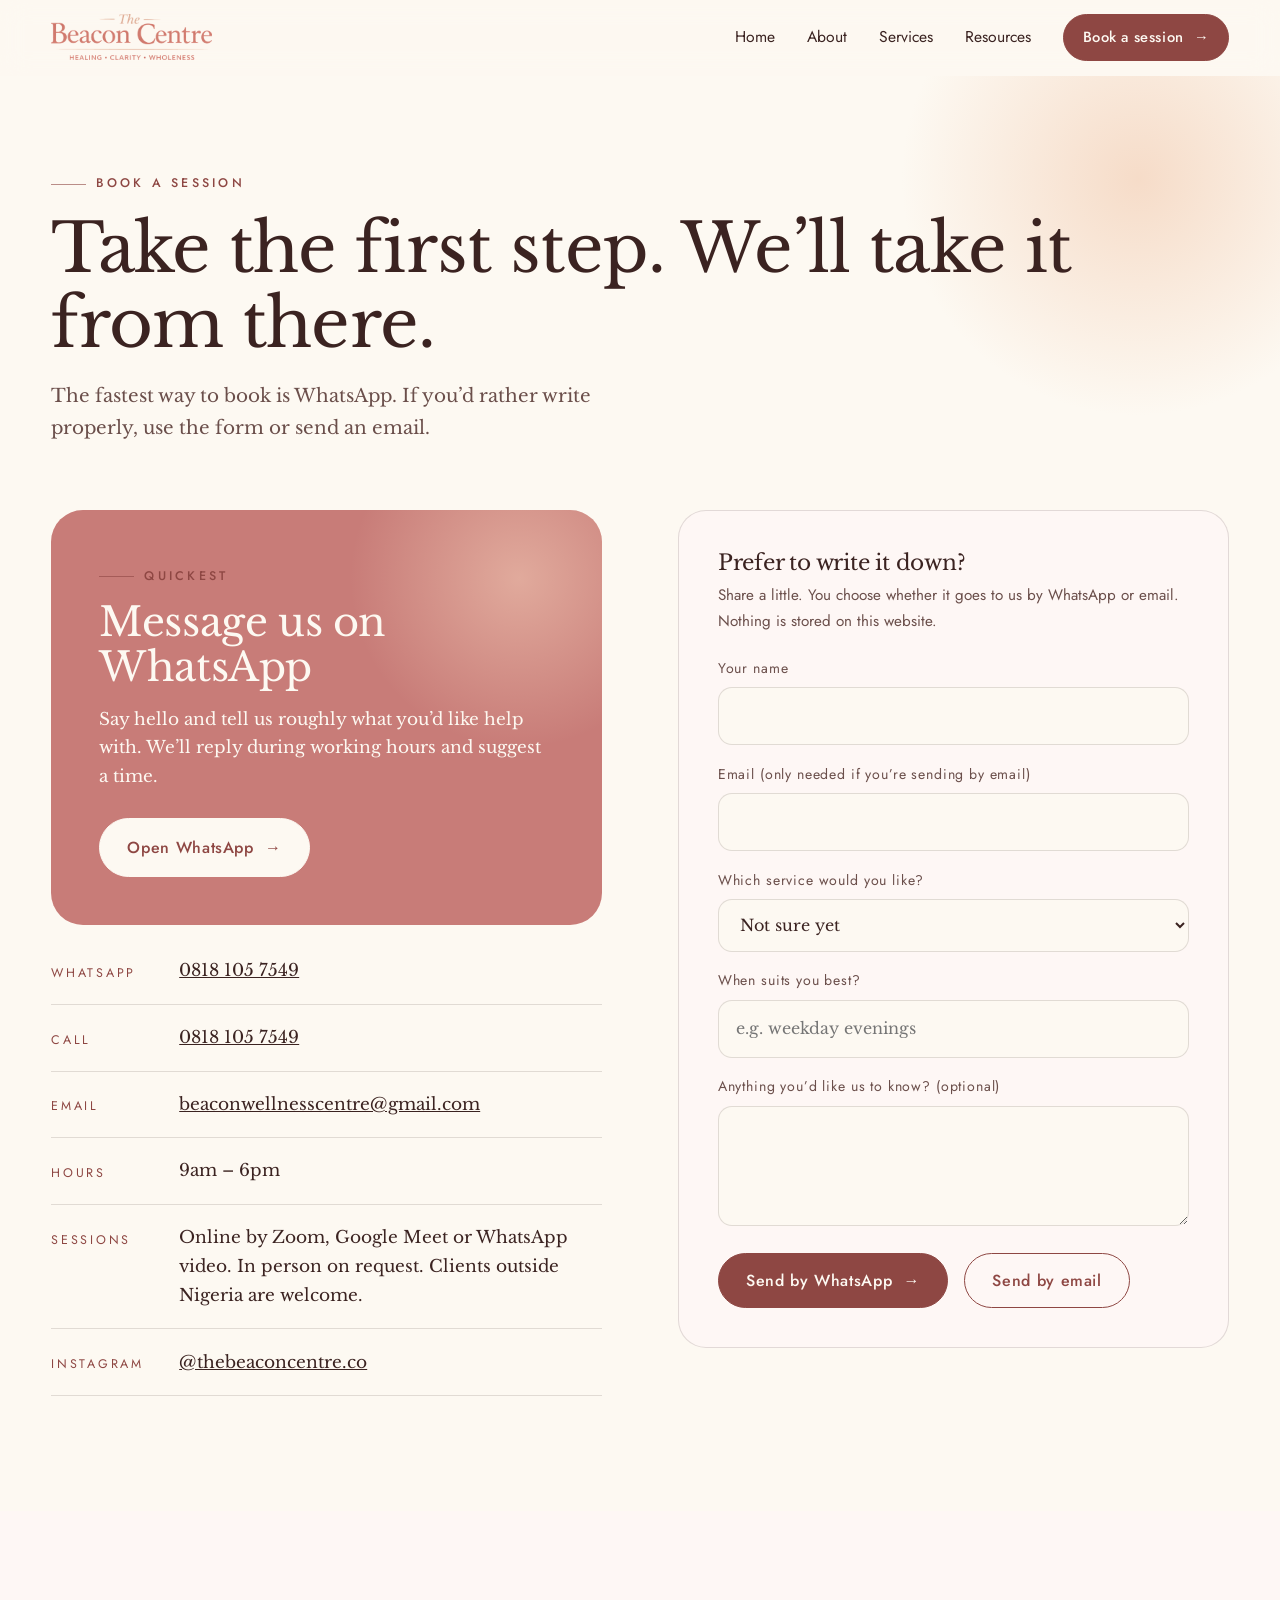
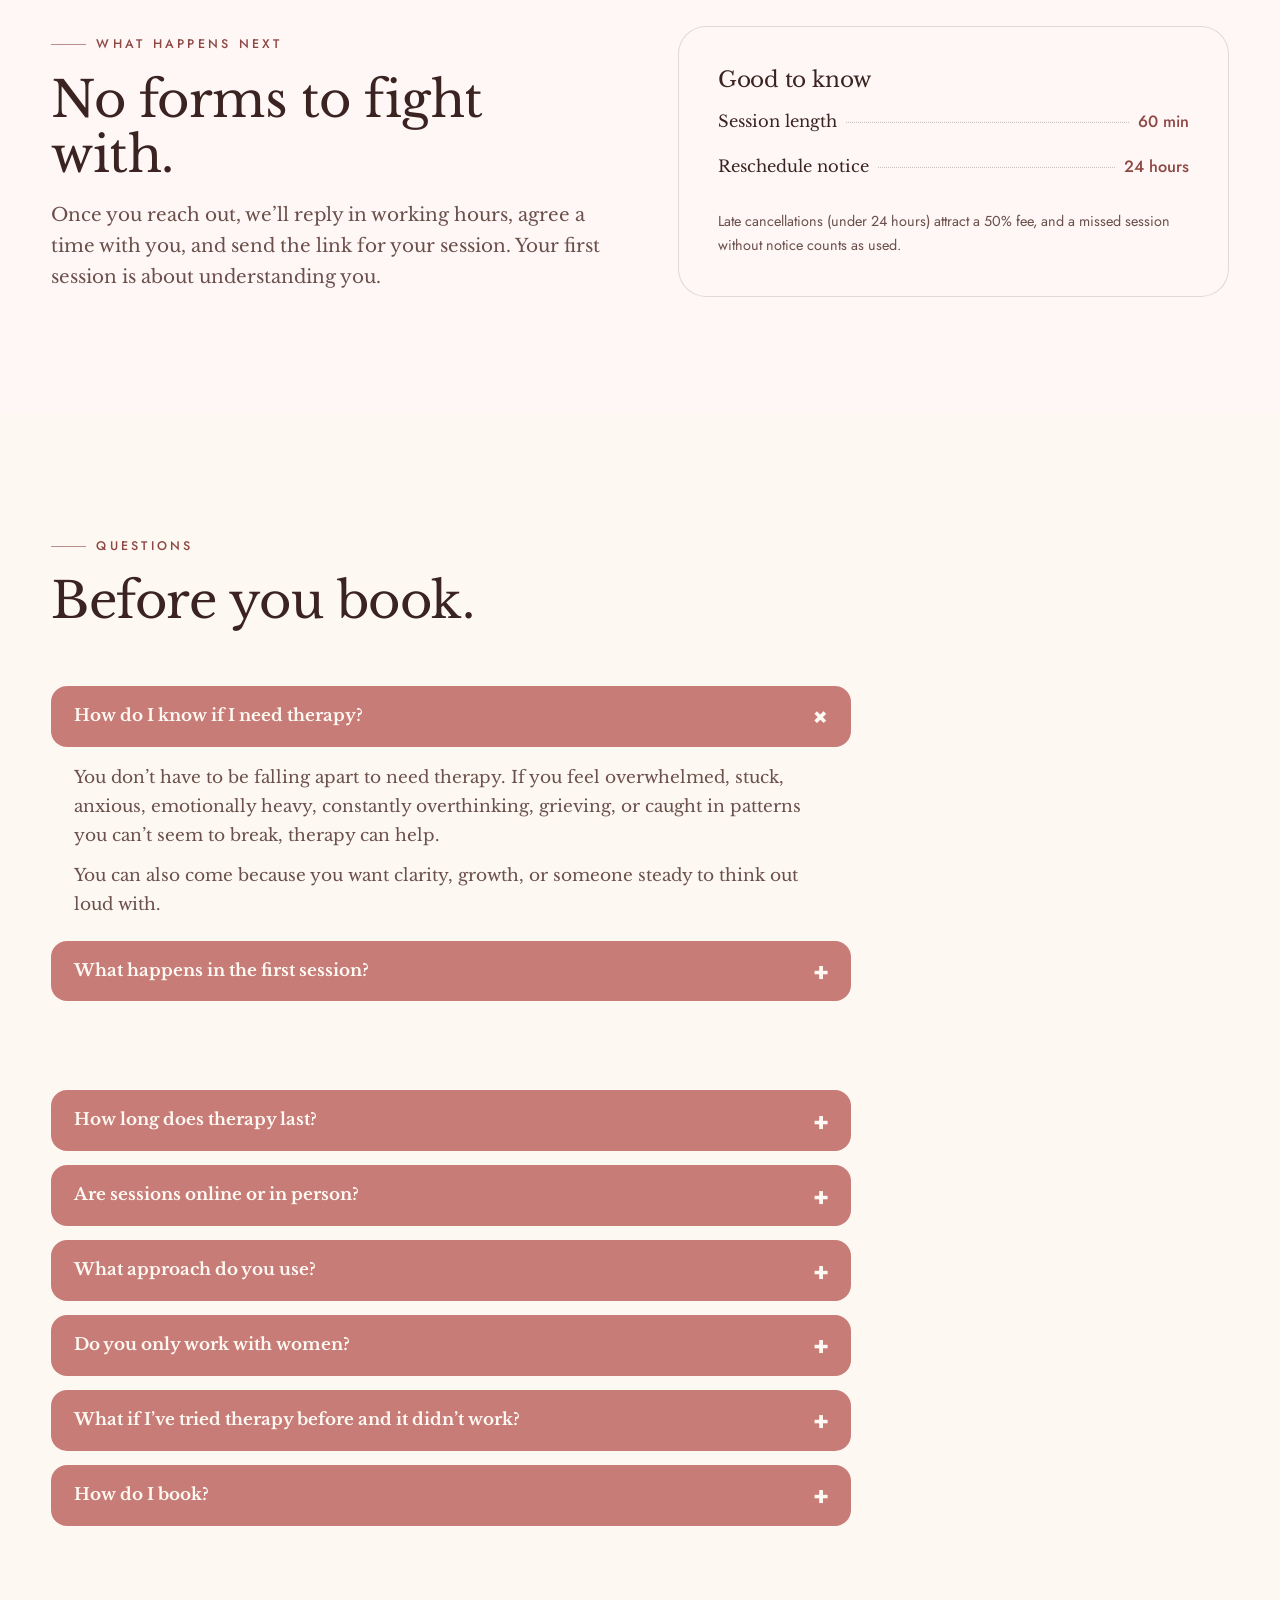
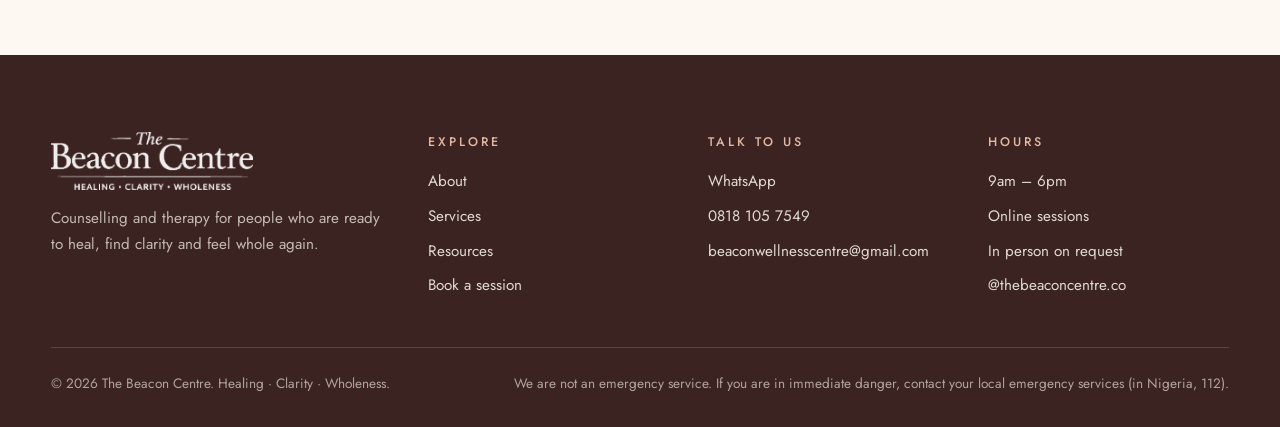
<file: book.html>
<!doctype html>
<html lang="en-GB">
<head>
<meta charset="utf-8">
<meta name="viewport" content="width=device-width,initial-scale=1">
<title>Book a Session | The Beacon Centre</title>
<meta name="description" content="Book a counselling or therapy session at The Beacon Centre by WhatsApp, email or enquiry form.">
<meta name="theme-color" content="#C87C78">
<meta property="og:title" content="Book a Session | The Beacon Centre">
<meta property="og:description" content="Book a counselling or therapy session at The Beacon Centre by WhatsApp, email or enquiry form.">
<meta property="og:type" content="website">
<link rel="canonical" href="https://beaconcentreglobal.com/book.html">
<link rel="preconnect" href="https://fonts.googleapis.com">
<link rel="preconnect" href="https://fonts.gstatic.com" crossorigin>
<link href="https://fonts.googleapis.com/css2?family=Jost:wght@400;500&family=Libre+Baskerville:ital,wght@0,400;0,700;1,400&display=swap" rel="stylesheet">
<link rel="stylesheet" href="assets/css/style.css">
<script>document.documentElement.classList.add("js")</script>
</head>
<body>
<svg width="0" height="0" style="position:absolute" aria-hidden="true"><symbol id="sp" viewBox="0 0 24 24"><path fill="currentColor" d="M12 0c0 7 5 12 12 12-7 0-12 5-12 12 0-7-5-12-12-12 7 0 12-5 12-12z"/></symbol></svg>
<a class="skip" href="#main">Skip to content</a>
<header class="site-head">
  <div class="wrap head-in">
    <a class="brand" href="index.html" aria-label="The Beacon Centre, home"><img src="assets/img/wordmark.png" alt="The Beacon Centre" width="170" height="52"></a>
    <button class="menu-btn" aria-expanded="false" aria-controls="nav">Menu</button>
    <nav class="nav" id="nav" aria-label="Main">
      <a href="index.html">Home</a><a href="about.html">About</a><a href="services.html">Services</a><a href="resources.html">Resources</a>
      <a class="btn sm" href="book.html">Book a session <span class="arr" aria-hidden="true">→</span></a>
    </nav>
  </div>
</header>
<main id="main">

<section class="page-hero"><div class="wrap">
  <span class="eyebrow rv">Book a session</span>
  <h1 class="rv d1">Take the first step. We’ll take it from there.</h1>
  <p class="lede rv d2">The fastest way to book is WhatsApp. If you’d rather write properly, use the form or send an email.</p>
</div></section>

<section class="sec" style="padding-top:1rem"><div class="wrap contact-grid">
  <div>
    <div class="wa-card rv">
      <span class="eyebrow">Quickest</span>
      <h2>Message us on WhatsApp</h2>
      <p>Say hello and tell us roughly what you’d like help with. We’ll reply during working hours and suggest a time.</p>
      <a class="btn light" href="https://wa.me/2348181057549?text=Hello%2C%20I%20just%20checked%20your%20website.%20My%20name%20is%20______%20and%20I%27d%20like%20to%20book%20a%20session." target="_blank" rel="noopener">Open WhatsApp <span class="arr" aria-hidden="true">→</span></a>
    </div>
    <dl class="info rv">
      <div><dt>WhatsApp</dt><dd><a href="https://wa.me/2348181057549?text=Hello%2C%20I%20just%20checked%20your%20website.%20My%20name%20is%20______%20and%20I%27d%20like%20to%20book%20a%20session." target="_blank" rel="noopener">0818 105 7549</a></dd></div>
      <div><dt>Call</dt><dd><a href="tel:+2348181057549">0818 105 7549</a></dd></div>
      <div><dt>Email</dt><dd><a href="mailto:beaconwellnesscentre@gmail.com">beaconwellnesscentre@gmail.com</a></dd></div>
      <div><dt>Hours</dt><dd>9am – 6pm</dd></div>
      <div><dt>Sessions</dt><dd>Online by Zoom, Google Meet or WhatsApp video. In person on request. Clients outside Nigeria are welcome.</dd></div>
      <div><dt>Instagram</dt><dd><a href="https://www.instagram.com/thebeaconcentre.co" target="_blank" rel="noopener">@thebeaconcentre.co</a></dd></div>
    </dl>
  </div>
  <div class="card rv d1">
    <h3>Prefer to write it down?</h3>
    <p class="sub">Share a little. You choose whether it goes to us by WhatsApp or email. Nothing is stored on this website.</p>
    <form class="form" id="enquiry" onsubmit="return false">
      <div class="field"><label for="f-name">Your name</label><input id="f-name" name="name" required autocomplete="name"></div>
      <div class="field"><label for="f-email">Email (only needed if you’re sending by email)</label><input id="f-email" name="email" type="email" autocomplete="email"></div>
      <div class="field"><label for="f-service">Which service would you like?</label>
        <select id="f-service" name="service"><option value="">Not sure yet</option>
          <option value="individual">Individual therapy &amp; counselling</option><option value="couples">Couples &amp; relationship counselling</option><option value="groups">Group therapy &amp; support</option>
          <option value="corporate">Corporate mental health &amp; workplace wellness</option><option value="workshops">Workshops, training &amp; masterclasses</option><option value="programmes">Specialised healing programmes</option><option value="speaking">Speaking &amp; facilitation</option></select></div>
      <div class="field"><label for="f-when">When suits you best?</label><input id="f-when" name="when" placeholder="e.g. weekday evenings"></div>
      <div class="field"><label for="f-note">Anything you’d like us to know? (optional)</label><textarea id="f-note" name="note"></textarea></div>
      <div class="cta-row"><button class="btn" type="button" id="send-wa">Send by WhatsApp <span class="arr" aria-hidden="true">→</span></button><button class="btn ghost" type="button" id="send-mail">Send by email</button></div>
      <div class="mail-help" id="mail-help" hidden>
        <p><b>Your email message is ready.</b> Choose how to send it to <u>beaconwellnesscentre@gmail.com</u>:</p>
        <div class="cta-row"><a class="btn" id="m-gmail" href="#" target="_blank" rel="noopener">Open in Gmail <span class="arr" aria-hidden="true">→</span></a><a class="btn ghost" id="m-app" href="#">Open my email app</a><button class="btn ghost" type="button" id="m-copy">Copy message</button></div>
        <p class="fine" id="m-note"></p>
      </div>
    </form>
  </div>
</div></section>

<section class="sec blush"><div class="wrap split" style="align-items:start">
  <div><span class="eyebrow rv">What happens next</span><h2 class="rv" style="margin:1rem 0">No forms to fight with.</h2>
    <p class="lede rv">Once you reach out, we’ll reply in working hours, agree a time with you, and send the link for your session. Your first session is about understanding you.</p></div>
  <div class="card rv d1"><h3>Good to know</h3>
    <div class="row"><span>Session length</span><b>60 min</b></div>
    <div class="row"><span>Reschedule notice</span><b>24 hours</b></div>
    <p class="fine">Late cancellations (under 24 hours) attract a 50% fee, and a missed session without notice counts as used.</p></div>
</div></section>

<section class="sec" id="faq"><div class="wrap">
  <div class="sec-head"><span class="eyebrow rv">Questions</span><h2 class="rv">Before you book.</h2></div>
  <div class="faq"><details class="rv" open><summary>How do I know if I need therapy?</summary><div class="ans"><p>You don’t have to be falling apart to need therapy. If you feel overwhelmed, stuck, anxious, emotionally heavy, constantly overthinking, grieving, or caught in patterns you can’t seem to break, therapy can help.</p><p>You can also come because you want clarity, growth, or someone steady to think out loud with.</p></div></details><details class="rv" ><summary>What happens in the first session?</summary><div class="ans"><p>The first session is about understanding you. We build rapport, talk through confidentiality, explore your background and the challenges you’re facing now, and what you hope will change.</p></div></details><details class="rv" ><summary>Is what I say kept private?</summary><div class="ans"><p>Yes. Everything shared in session is confidential and handled professionally. The only exceptions are rare legal or safety situations, and those will always be explained to you clearly.</p></div></details><details class="rv" ><summary>How long does therapy last?</summary><div class="ans"><p>There’s no one-size-fits-all timeline. Some people come for short-term work (around 6 to 8 sessions). Others stay longer, depending on their goals. We review your progress together and decide what works best for you.</p></div></details><details class="rv" ><summary>Are sessions online or in person?</summary><div class="ans"><p>Sessions are held online by Zoom, Google Meet or WhatsApp video, whichever is easiest for you. In-person sessions are available on request. Online therapy is just as structured and intentional as meeting face to face, and we welcome clients outside Nigeria too.</p></div></details><details class="rv" ><summary>What approach do you use?</summary><div class="ans"><ul><li>Trauma-informed</li><li>CBT-based (Cognitive Behavioural Therapy)</li><li>Faith-integrated, when appropriate and requested</li></ul></div></details><details class="rv" ><summary>Do you only work with women?</summary><div class="ans"><p>No. The Beacon Centre serves individuals, couples, groups, leaders and organisations. Therapy is for anyone ready to grow, heal and gain clarity.</p></div></details><details class="rv" ><summary>What if I’ve tried therapy before and it didn’t work?</summary><div class="ans"><p>Sometimes the issue isn’t therapy itself. The relationship between you and your therapist matters a great deal. If you’re willing to try again, we can build a clearer, more intentional path forward.</p></div></details><details class="rv" ><summary>How do I book?</summary><div class="ans"><p>The quickest way is to <a href="https://wa.me/2348181057549?text=Hello%2C%20I%20just%20checked%20your%20website.%20My%20name%20is%20______%20and%20I%27d%20like%20to%20book%20a%20session." target="_blank" rel="noopener"><u>message us on WhatsApp</u></a>. You can also use the <a href="book.html"><u>booking page</u></a> or email <a href="mailto:beaconwellnesscentre@gmail.com"><u>beaconwellnesscentre@gmail.com</u></a>. Once you reach out, we’ll guide you through the next steps.</p></div></details></div>
</div></section>
</main>
<div class="quick"><a class="btn" href="book.html">Book a session <span class="arr" aria-hidden="true">→</span></a></div>
<footer class="site-foot">
  <div class="wrap">
    <div class="foot-grid">
      <div class="foot-brand">
        <img src="assets/img/wordmark.png" alt="The Beacon Centre">
        <p>Counselling and therapy for people who are ready to heal, find clarity and feel whole again.</p>
      </div>
      <div><h5>Explore</h5><ul>
        <li><a href="about.html">About</a></li><li><a href="services.html">Services</a></li>
        <li><a href="resources.html">Resources</a></li><li><a href="book.html">Book a session</a></li></ul></div>
      <div><h5>Talk to us</h5><ul>
        <li><a href="https://wa.me/2348181057549?text=Hello%2C%20I%20just%20checked%20your%20website.%20My%20name%20is%20______%20and%20I%27d%20like%20to%20book%20a%20session." target="_blank" rel="noopener">WhatsApp</a></li>
        <li><a href="tel:+2348181057549">0818 105 7549</a></li>
        <li><a href="mailto:beaconwellnesscentre@gmail.com">beaconwellnesscentre@gmail.com</a></li></ul></div>
      <div><h5>Hours</h5><ul>
        <li>9am – 6pm</li><li>Online sessions</li><li>In person on request</li>
        <li><a href="https://www.instagram.com/thebeaconcentre.co" target="_blank" rel="noopener">@thebeaconcentre.co</a></li></ul></div>
    </div>
    <div class="legal">
      <span>© <span id="yr">2026</span> The Beacon Centre. Healing · Clarity · Wholeness.</span>
      <span>We are not an emergency service. If you are in immediate danger, contact your local emergency services (in Nigeria, 112).</span>
    </div>
  </div>
</footer>
<script src="assets/js/config.js" defer></script>
<script src="assets/js/main.js" defer></script>
</body>
</html>
</file>
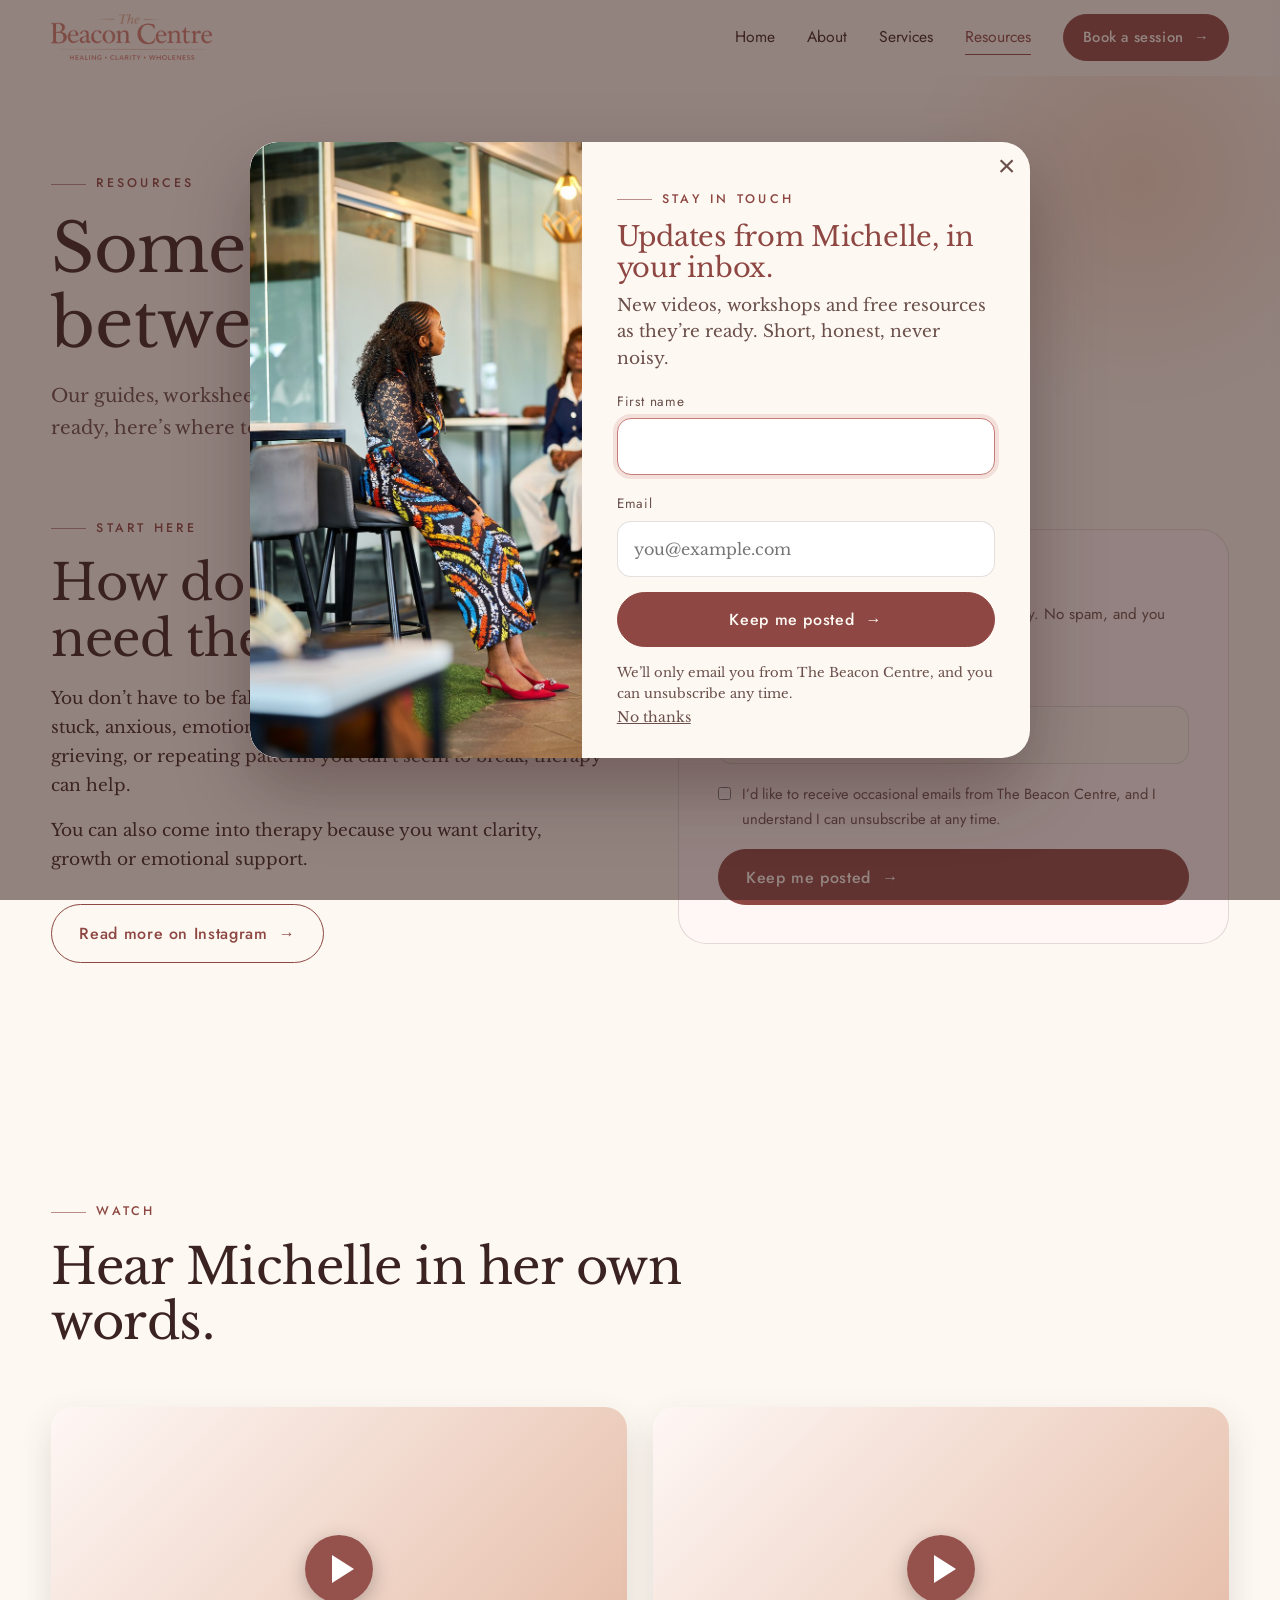
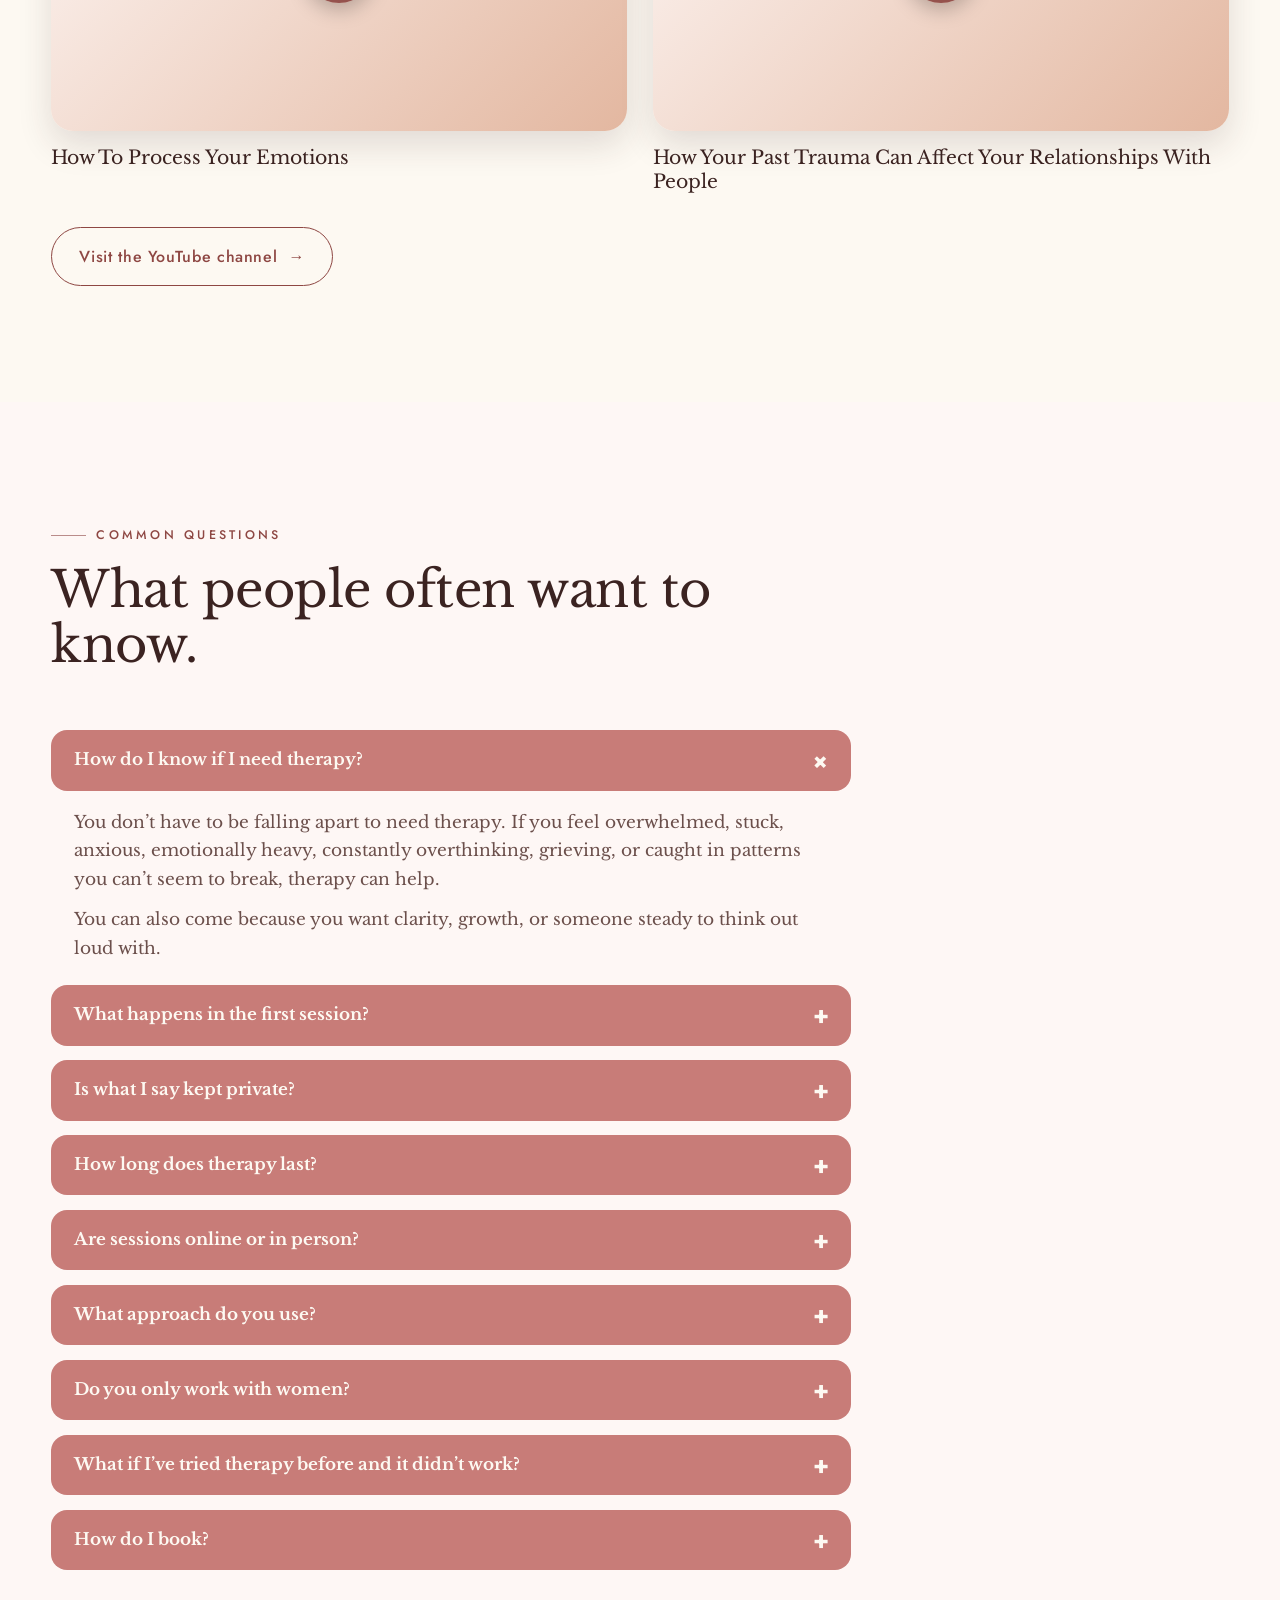
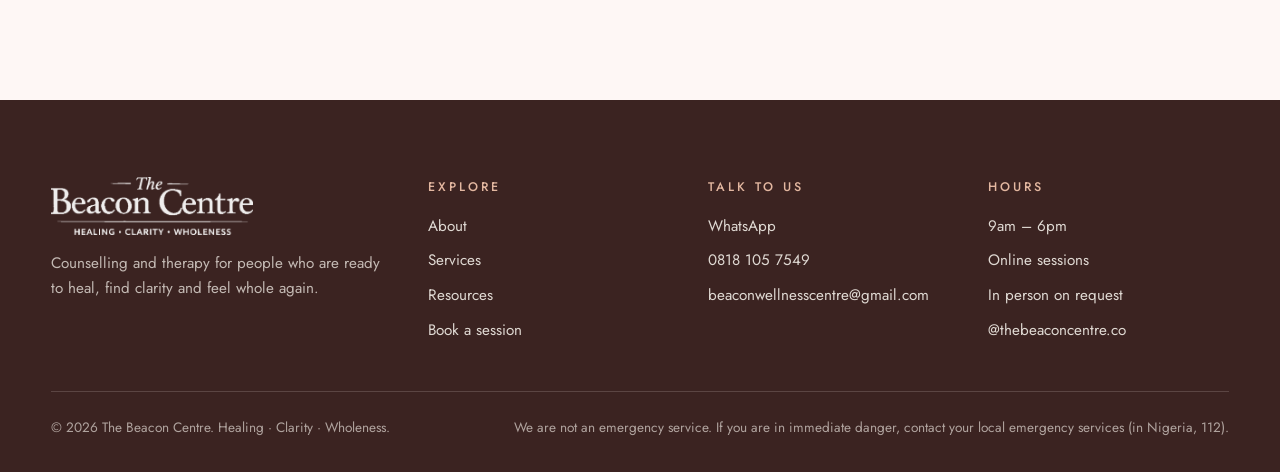
<file: resources.html>
<!doctype html>
<html lang="en-GB">
<head>
<meta charset="utf-8">
<meta name="viewport" content="width=device-width,initial-scale=1">
<title>Resources | The Beacon Centre</title>
<meta name="description" content="Gentle, practical reading on therapy and emotional wellbeing from The Beacon Centre.">
<meta name="theme-color" content="#C87C78">
<meta property="og:title" content="Resources | The Beacon Centre">
<meta property="og:description" content="Gentle, practical reading on therapy and emotional wellbeing from The Beacon Centre.">
<meta property="og:type" content="website">
<link rel="canonical" href="https://beaconcentreglobal.com/resources.html">
<link rel="preconnect" href="https://fonts.googleapis.com">
<link rel="preconnect" href="https://fonts.gstatic.com" crossorigin>
<link href="https://fonts.googleapis.com/css2?family=Jost:wght@400;500&family=Libre+Baskerville:ital,wght@0,400;0,700;1,400&display=swap" rel="stylesheet">
<link rel="stylesheet" href="assets/css/style.css">
<script>document.documentElement.classList.add("js")</script>
</head>
<body>
<svg width="0" height="0" style="position:absolute" aria-hidden="true"><symbol id="sp" viewBox="0 0 24 24"><path fill="currentColor" d="M12 0c0 7 5 12 12 12-7 0-12 5-12 12 0-7-5-12-12-12 7 0 12-5 12-12z"/></symbol></svg>
<a class="skip" href="#main">Skip to content</a>
<header class="site-head">
  <div class="wrap head-in">
    <a class="brand" href="index.html" aria-label="The Beacon Centre, home"><img src="assets/img/wordmark.png" alt="The Beacon Centre" width="170" height="52"></a>
    <button class="menu-btn" aria-expanded="false" aria-controls="nav">Menu</button>
    <nav class="nav" id="nav" aria-label="Main">
      <a href="index.html">Home</a><a href="about.html">About</a><a href="services.html">Services</a><a href="resources.html" aria-current="page">Resources</a>
      <a class="btn sm" href="book.html">Book a session <span class="arr" aria-hidden="true">→</span></a>
    </nav>
  </div>
</header>
<main id="main">

<section class="page-hero"><div class="wrap">
  <span class="eyebrow rv">Resources</span>
  <h1 class="rv d1">Something to hold on to between sessions.</h1>
  <p class="lede rv d2">Our guides, worksheets and articles are on their way. Until they’re ready, here’s where to start.</p>
</div></section>

<section class="sec" style="padding-top:1rem"><div class="wrap split">
  <div>
    <span class="eyebrow rv">Start here</span>
    <h2 class="rv" style="margin:1rem 0 1.2rem">How do I know if I need therapy?</h2>
    <p class="rv">You don’t have to be falling apart. If you feel overwhelmed, stuck, anxious, emotionally heavy, constantly overthinking, grieving, or repeating patterns you can’t seem to break, therapy can help.</p>
    <p class="rv" style="margin-top:1rem">You can also come into therapy because you want clarity, growth or emotional support.</p>
    <p class="rv" style="margin-top:1.8rem"><a class="btn ghost" href="https://www.instagram.com/thebeaconcentre.co" target="_blank" rel="noopener">Read more on Instagram <span class="arr" aria-hidden="true">→</span></a></p>
  </div>
  <div class="card rv d1">
    <h3>Be the first to know</h3>
    <p class="sub">We’ll write to you when new resources are ready. No spam, and you can leave whenever you like.</p>
    <form class="form" id="signup">
      <div class="field"><label for="su-email">Email address</label><input id="su-email" name="email" type="email" required autocomplete="email" placeholder="you@example.com"></div>
      <label class="check"><input type="checkbox" name="consent" required><span>I’d like to receive occasional emails from The Beacon Centre, and I understand I can unsubscribe at any time.</span></label>
      <button class="btn" type="submit">Keep me posted <span class="arr" aria-hidden="true">→</span></button>
    </form>
  </div>
</div></section>

<section class="sec" id="watch"><div class="wrap"><div class="sec-head"><span class="eyebrow rv">Watch</span><h2 class="rv">Hear Michelle in her own words.</h2></div><div class="vids"><a class="vid rv" href="https://www.youtube.com/watch?v=vBTLAvEzjuo" target="_blank" rel="noopener"><span class="vid-thumb"><img src="https://i.ytimg.com/vi/vBTLAvEzjuo/hqdefault.jpg" alt="" loading="lazy" onerror="this.remove()"><i class="vid-play" aria-hidden="true"></i></span><span class="vid-title">How To Process Your Emotions</span></a><a class="vid rv" href="https://www.youtube.com/watch?v=yJt1z0D8Bw8" target="_blank" rel="noopener"><span class="vid-thumb"><img src="https://i.ytimg.com/vi/yJt1z0D8Bw8/hqdefault.jpg" alt="" loading="lazy" onerror="this.remove()"><i class="vid-play" aria-hidden="true"></i></span><span class="vid-title">How Your Past Trauma Can Affect Your Relationships With People</span></a></div><p class="rv" style="margin-top:2rem"><a class="btn ghost" href="https://www.youtube.com/@Michellethebeacon" target="_blank" rel="noopener">Visit the YouTube channel <span class="arr" aria-hidden="true">→</span></a></p></div></section>

<section class="sec blush"><div class="wrap">
  <div class="sec-head"><span class="eyebrow rv">Common questions</span><h2 class="rv">What people often want to know.</h2></div>
  <div class="faq"><details class="rv" open><summary>How do I know if I need therapy?</summary><div class="ans"><p>You don’t have to be falling apart to need therapy. If you feel overwhelmed, stuck, anxious, emotionally heavy, constantly overthinking, grieving, or caught in patterns you can’t seem to break, therapy can help.</p><p>You can also come because you want clarity, growth, or someone steady to think out loud with.</p></div></details><details class="rv" ><summary>What happens in the first session?</summary><div class="ans"><p>The first session is about understanding you. We build rapport, talk through confidentiality, explore your background and the challenges you’re facing now, and what you hope will change.</p></div></details><details class="rv" ><summary>Is what I say kept private?</summary><div class="ans"><p>Yes. Everything shared in session is confidential and handled professionally. The only exceptions are rare legal or safety situations, and those will always be explained to you clearly.</p></div></details><details class="rv" ><summary>How long does therapy last?</summary><div class="ans"><p>There’s no one-size-fits-all timeline. Some people come for short-term work (around 6 to 8 sessions). Others stay longer, depending on their goals. We review your progress together and decide what works best for you.</p></div></details><details class="rv" ><summary>Are sessions online or in person?</summary><div class="ans"><p>Sessions are held online by Zoom, Google Meet or WhatsApp video, whichever is easiest for you. In-person sessions are available on request. Online therapy is just as structured and intentional as meeting face to face, and we welcome clients outside Nigeria too.</p></div></details><details class="rv" ><summary>What approach do you use?</summary><div class="ans"><ul><li>Trauma-informed</li><li>CBT-based (Cognitive Behavioural Therapy)</li><li>Faith-integrated, when appropriate and requested</li></ul></div></details><details class="rv" ><summary>Do you only work with women?</summary><div class="ans"><p>No. The Beacon Centre serves individuals, couples, groups, leaders and organisations. Therapy is for anyone ready to grow, heal and gain clarity.</p></div></details><details class="rv" ><summary>What if I’ve tried therapy before and it didn’t work?</summary><div class="ans"><p>Sometimes the issue isn’t therapy itself. The relationship between you and your therapist matters a great deal. If you’re willing to try again, we can build a clearer, more intentional path forward.</p></div></details><details class="rv" ><summary>How do I book?</summary><div class="ans"><p>The quickest way is to <a href="https://wa.me/2348181057549?text=Hello%2C%20I%20just%20checked%20your%20website.%20My%20name%20is%20______%20and%20I%27d%20like%20to%20book%20a%20session." target="_blank" rel="noopener"><u>message us on WhatsApp</u></a>. You can also use the <a href="book.html"><u>booking page</u></a> or email <a href="mailto:beaconwellnesscentre@gmail.com"><u>beaconwellnesscentre@gmail.com</u></a>. Once you reach out, we’ll guide you through the next steps.</p></div></details></div>
</div></section>
</main>
<div class="quick"><a class="btn" href="book.html">Book a session <span class="arr" aria-hidden="true">→</span></a></div>
<footer class="site-foot">
  <div class="wrap">
    <div class="foot-grid">
      <div class="foot-brand">
        <img src="assets/img/wordmark.png" alt="The Beacon Centre">
        <p>Counselling and therapy for people who are ready to heal, find clarity and feel whole again.</p>
      </div>
      <div><h5>Explore</h5><ul>
        <li><a href="about.html">About</a></li><li><a href="services.html">Services</a></li>
        <li><a href="resources.html">Resources</a></li><li><a href="book.html">Book a session</a></li></ul></div>
      <div><h5>Talk to us</h5><ul>
        <li><a href="https://wa.me/2348181057549?text=Hello%2C%20I%20just%20checked%20your%20website.%20My%20name%20is%20______%20and%20I%27d%20like%20to%20book%20a%20session." target="_blank" rel="noopener">WhatsApp</a></li>
        <li><a href="tel:+2348181057549">0818 105 7549</a></li>
        <li><a href="mailto:beaconwellnesscentre@gmail.com">beaconwellnesscentre@gmail.com</a></li></ul></div>
      <div><h5>Hours</h5><ul>
        <li>9am – 6pm</li><li>Online sessions</li><li>In person on request</li>
        <li><a href="https://www.instagram.com/thebeaconcentre.co" target="_blank" rel="noopener">@thebeaconcentre.co</a></li></ul></div>
    </div>
    <div class="legal">
      <span>© <span id="yr">2026</span> The Beacon Centre. Healing · Clarity · Wholeness.</span>
      <span>We are not an emergency service. If you are in immediate danger, contact your local emergency services (in Nigeria, 112).</span>
    </div>
  </div>
</footer>
<script src="assets/js/config.js" defer></script>
<script src="assets/js/main.js" defer></script>
</body>
</html>
</file>
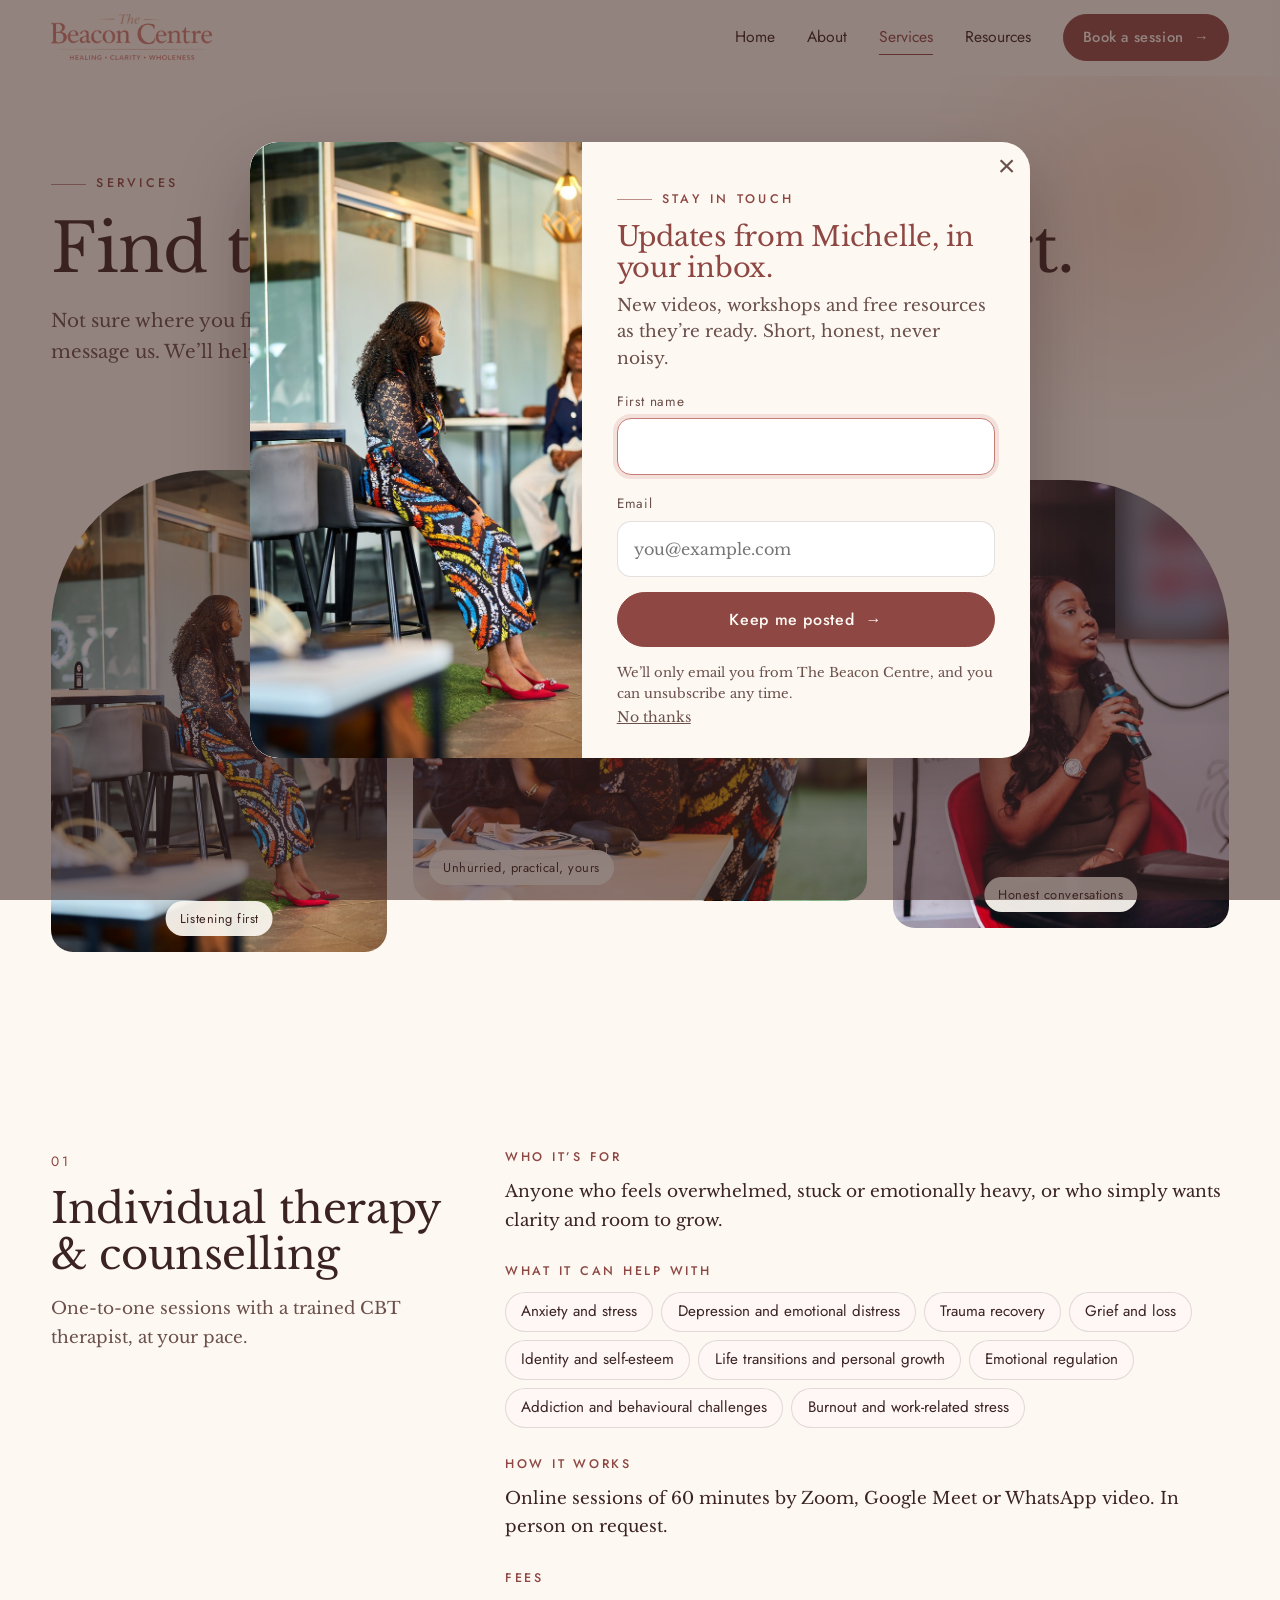
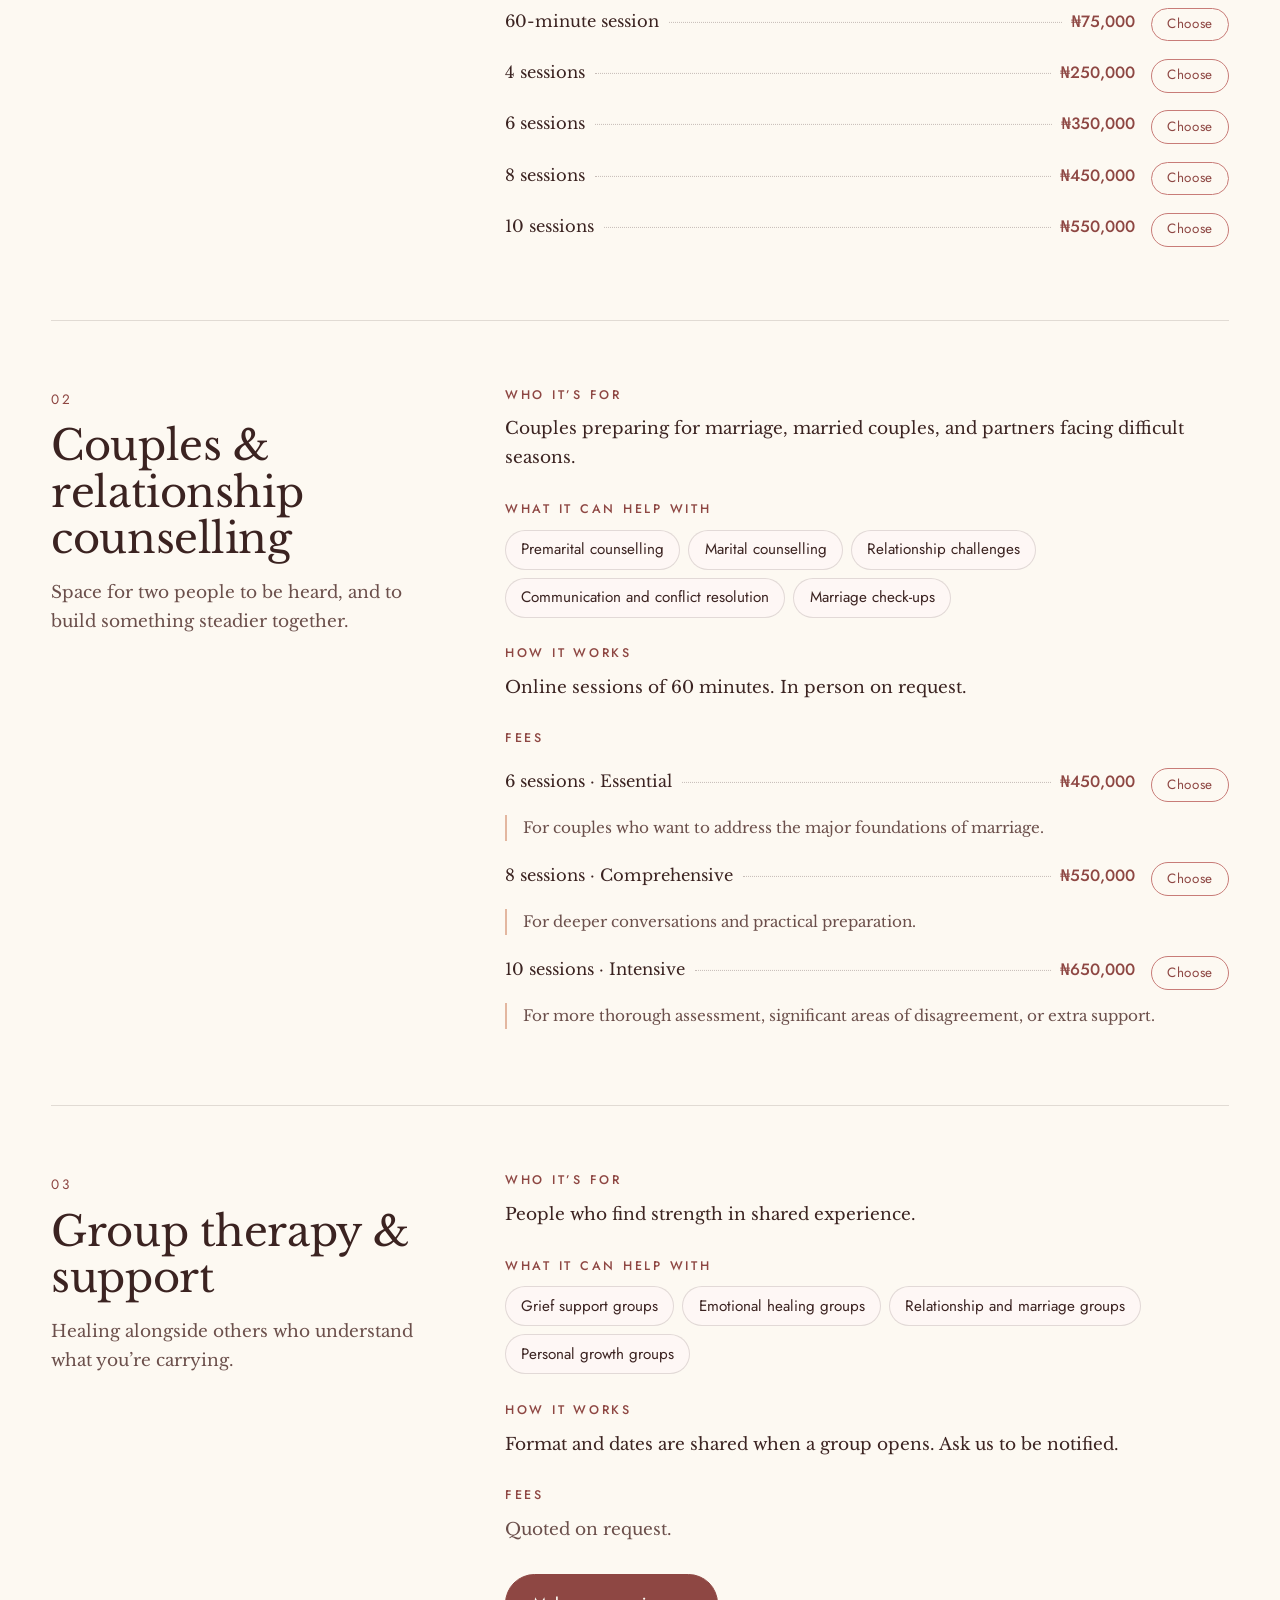
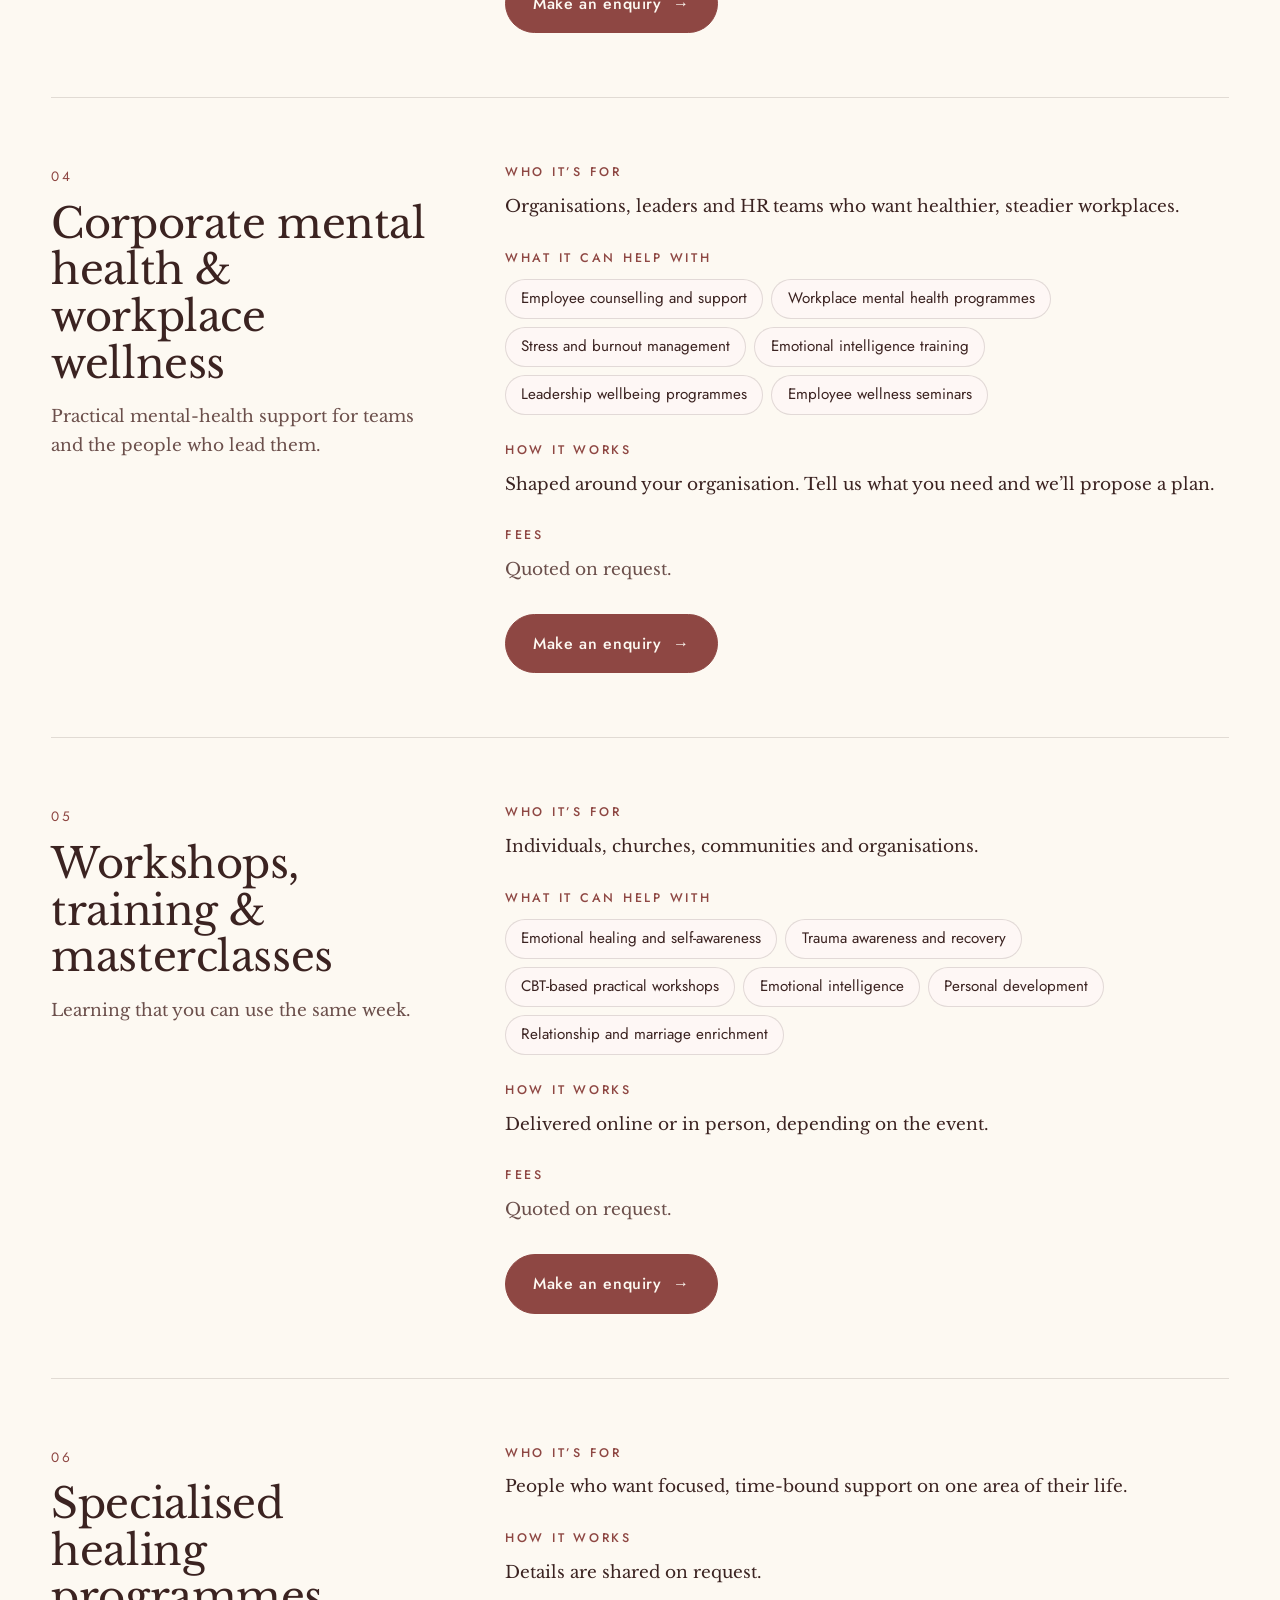
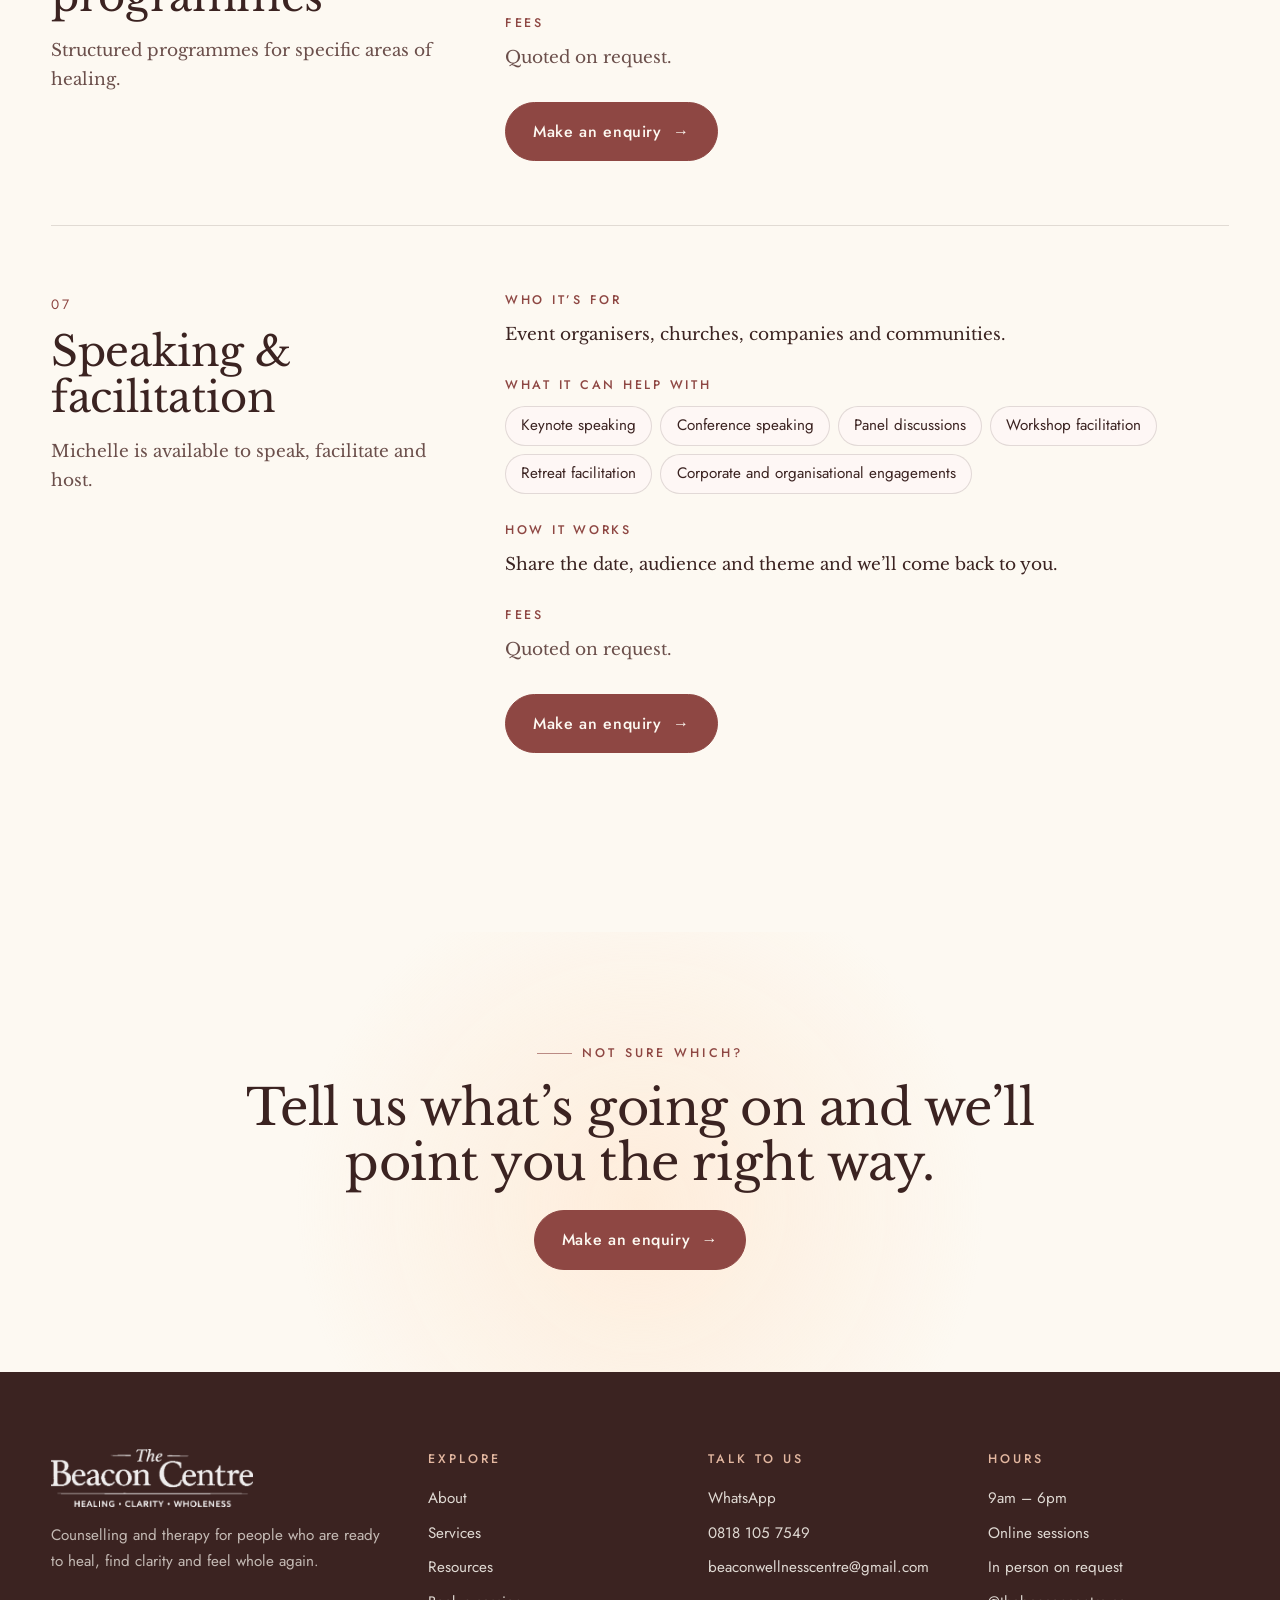
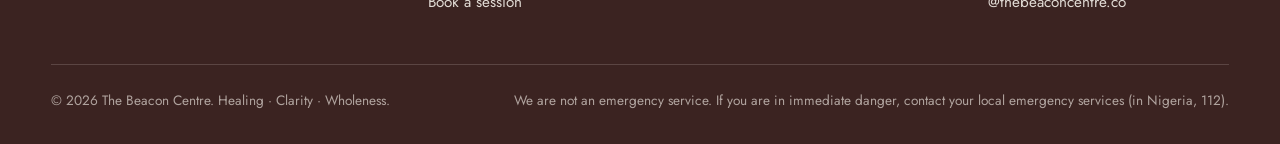
<file: services.html>
<!doctype html>
<html lang="en-GB">
<head>
<meta charset="utf-8">
<meta name="viewport" content="width=device-width,initial-scale=1">
<title>Services | The Beacon Centre</title>
<meta name="description" content="Individual and couples counselling, group support, corporate wellness, workshops, specialised programmes and speaking.">
<meta name="theme-color" content="#C87C78">
<meta property="og:title" content="Services | The Beacon Centre">
<meta property="og:description" content="Individual and couples counselling, group support, corporate wellness, workshops, specialised programmes and speaking.">
<meta property="og:type" content="website">
<link rel="canonical" href="https://beaconcentreglobal.com/services.html">
<link rel="preconnect" href="https://fonts.googleapis.com">
<link rel="preconnect" href="https://fonts.gstatic.com" crossorigin>
<link href="https://fonts.googleapis.com/css2?family=Jost:wght@400;500&family=Libre+Baskerville:ital,wght@0,400;0,700;1,400&display=swap" rel="stylesheet">
<link rel="stylesheet" href="assets/css/style.css">
<script>document.documentElement.classList.add("js")</script>
</head>
<body>
<svg width="0" height="0" style="position:absolute" aria-hidden="true"><symbol id="sp" viewBox="0 0 24 24"><path fill="currentColor" d="M12 0c0 7 5 12 12 12-7 0-12 5-12 12 0-7-5-12-12-12 7 0 12-5 12-12z"/></symbol></svg>
<a class="skip" href="#main">Skip to content</a>
<header class="site-head">
  <div class="wrap head-in">
    <a class="brand" href="index.html" aria-label="The Beacon Centre, home"><img src="assets/img/wordmark.png" alt="The Beacon Centre" width="170" height="52"></a>
    <button class="menu-btn" aria-expanded="false" aria-controls="nav">Menu</button>
    <nav class="nav" id="nav" aria-label="Main">
      <a href="index.html">Home</a><a href="about.html">About</a><a href="services.html" aria-current="page">Services</a><a href="resources.html">Resources</a>
      <a class="btn sm" href="book.html">Book a session <span class="arr" aria-hidden="true">→</span></a>
    </nav>
  </div>
</header>
<main id="main">

<section class="page-hero"><div class="wrap">
  <span class="eyebrow rv">Services</span>
  <h1 class="rv d1">Find the right kind of support.</h1>
  <p class="lede rv d2">Not sure where you fit? Start with one-to-one counselling or message us. We’ll help you work out the right place to begin.</p>
</div></section>
<section class="sec" style="padding-top:0"><div class="wrap"><div class="mosaic">
  <figure class="m1 rv"><img src="assets/img/michelle-listening.jpg" alt="Michelle seated at a café table, looking on attentively" loading="lazy"><figcaption>Listening first</figcaption></figure>
  <figure class="m2 rv d1"><img src="assets/img/michelle-writing.jpg" alt="Michelle leaning in over a table, writing" loading="lazy"><figcaption>Unhurried, practical, yours</figcaption></figure>
  <figure class="m3 rv d2"><img src="assets/img/michelle-speaking.jpg" alt="Michelle speaking at an event with a microphone" loading="lazy"><figcaption>Honest conversations</figcaption></figure>
</div></div></section>
<section class="sec" style="padding-top:1rem"><div class="wrap">
<article class="svc-block" id="individual">
  <div class="sticky rv"><span class="num">01</span><h2>Individual therapy & counselling</h2><p class="muted">One-to-one sessions with a trained CBT therapist, at your pace.</p></div>
  <div class="rv d1">
    <h4 style="margin-top:0">Who it’s for</h4><p>Anyone who feels overwhelmed, stuck or emotionally heavy, or who simply wants clarity and room to grow.</p>
    <h4>What it can help with</h4><ul><li>Anxiety and stress</li><li>Depression and emotional distress</li><li>Trauma recovery</li><li>Grief and loss</li><li>Identity and self-esteem</li><li>Life transitions and personal growth</li><li>Emotional regulation</li><li>Addiction and behavioural challenges</li><li>Burnout and work-related stress</li></ul>
    <h4>How it works</h4><p>Online sessions of 60 minutes by Zoom, Google Meet or WhatsApp video. In person on request.</p>
    <h4>Fees</h4><div class="row"><span>60-minute session</span><b>₦75,000</b><a class="pick" href="{wa("individual")}" data-wa="individual" data-pkg="a single 60-minute session" data-price="₦75,000" target="_blank" rel="noopener">Choose</a></div><div class="row"><span>4 sessions</span><b>₦250,000</b><a class="pick" href="{wa("individual")}" data-wa="individual" data-pkg="the 4-session package" data-price="₦250,000" target="_blank" rel="noopener">Choose</a></div><div class="row"><span>6 sessions</span><b>₦350,000</b><a class="pick" href="{wa("individual")}" data-wa="individual" data-pkg="the 6-session package" data-price="₦350,000" target="_blank" rel="noopener">Choose</a></div><div class="row"><span>8 sessions</span><b>₦450,000</b><a class="pick" href="{wa("individual")}" data-wa="individual" data-pkg="the 8-session package" data-price="₦450,000" target="_blank" rel="noopener">Choose</a></div><div class="row"><span>10 sessions</span><b>₦550,000</b><a class="pick" href="{wa("individual")}" data-wa="individual" data-pkg="the 10-session package" data-price="₦550,000" target="_blank" rel="noopener">Choose</a></div>
    
  </div>
</article>
<article class="svc-block" id="couples">
  <div class="sticky rv"><span class="num">02</span><h2>Couples & relationship counselling</h2><p class="muted">Space for two people to be heard, and to build something steadier together.</p></div>
  <div class="rv d1">
    <h4 style="margin-top:0">Who it’s for</h4><p>Couples preparing for marriage, married couples, and partners facing difficult seasons.</p>
    <h4>What it can help with</h4><ul><li>Premarital counselling</li><li>Marital counselling</li><li>Relationship challenges</li><li>Communication and conflict resolution</li><li>Marriage check-ups</li></ul>
    <h4>How it works</h4><p>Online sessions of 60 minutes. In person on request.</p>
    <h4>Fees</h4><div class="row"><span>6 sessions · Essential</span><b>₦450,000</b><a class="pick" href="{wa("couples")}" data-wa="couples" data-pkg="the 6-session Essential package" data-price="₦450,000" target="_blank" rel="noopener">Choose</a></div><p class="note">For couples who want to address the major foundations of marriage.</p><div class="row"><span>8 sessions · Comprehensive</span><b>₦550,000</b><a class="pick" href="{wa("couples")}" data-wa="couples" data-pkg="the 8-session Comprehensive package" data-price="₦550,000" target="_blank" rel="noopener">Choose</a></div><p class="note">For deeper conversations and practical preparation.</p><div class="row"><span>10 sessions · Intensive</span><b>₦650,000</b><a class="pick" href="{wa("couples")}" data-wa="couples" data-pkg="the 10-session Intensive package" data-price="₦650,000" target="_blank" rel="noopener">Choose</a></div><p class="note">For more thorough assessment, significant areas of disagreement, or extra support.</p>
    
  </div>
</article>
<article class="svc-block" id="groups">
  <div class="sticky rv"><span class="num">03</span><h2>Group therapy & support</h2><p class="muted">Healing alongside others who understand what you’re carrying.</p></div>
  <div class="rv d1">
    <h4 style="margin-top:0">Who it’s for</h4><p>People who find strength in shared experience.</p>
    <h4>What it can help with</h4><ul><li>Grief support groups</li><li>Emotional healing groups</li><li>Relationship and marriage groups</li><li>Personal growth groups</li></ul>
    <h4>How it works</h4><p>Format and dates are shared when a group opens. Ask us to be notified.</p>
    <h4>Fees</h4><p class="muted">Quoted on request.</p>
    <div class="cta-row"><a class="btn" href="https://wa.me/2348181057549?text=Hello%2C%20I%20just%20checked%20your%20website.%20My%20name%20is%20______%20and%20I%27d%20like%20to%20find%20out%20about%20your%20group%20therapy%20and%20support." data-wa="groups" target="_blank" rel="noopener">Make an enquiry <span class="arr" aria-hidden="true">→</span></a></div>
  </div>
</article>
<article class="svc-block" id="corporate">
  <div class="sticky rv"><span class="num">04</span><h2>Corporate mental health & workplace wellness</h2><p class="muted">Practical mental-health support for teams and the people who lead them.</p></div>
  <div class="rv d1">
    <h4 style="margin-top:0">Who it’s for</h4><p>Organisations, leaders and HR teams who want healthier, steadier workplaces.</p>
    <h4>What it can help with</h4><ul><li>Employee counselling and support</li><li>Workplace mental health programmes</li><li>Stress and burnout management</li><li>Emotional intelligence training</li><li>Leadership wellbeing programmes</li><li>Employee wellness seminars</li></ul>
    <h4>How it works</h4><p>Shaped around your organisation. Tell us what you need and we’ll propose a plan.</p>
    <h4>Fees</h4><p class="muted">Quoted on request.</p>
    <div class="cta-row"><a class="btn" href="https://wa.me/2348181057549?text=Hello%2C%20I%20just%20checked%20your%20website.%20My%20name%20is%20______%20and%20I%27d%20like%20to%20talk%20to%20you%20about%20corporate%20mental%20health%20and%20workplace%20wellness%20support." data-wa="corporate" target="_blank" rel="noopener">Make an enquiry <span class="arr" aria-hidden="true">→</span></a></div>
  </div>
</article>
<article class="svc-block" id="workshops">
  <div class="sticky rv"><span class="num">05</span><h2>Workshops, training & masterclasses</h2><p class="muted">Learning that you can use the same week.</p></div>
  <div class="rv d1">
    <h4 style="margin-top:0">Who it’s for</h4><p>Individuals, churches, communities and organisations.</p>
    <h4>What it can help with</h4><ul><li>Emotional healing and self-awareness</li><li>Trauma awareness and recovery</li><li>CBT-based practical workshops</li><li>Emotional intelligence</li><li>Personal development</li><li>Relationship and marriage enrichment</li></ul>
    <h4>How it works</h4><p>Delivered online or in person, depending on the event.</p>
    <h4>Fees</h4><p class="muted">Quoted on request.</p>
    <div class="cta-row"><a class="btn" href="https://wa.me/2348181057549?text=Hello%2C%20I%20just%20checked%20your%20website.%20My%20name%20is%20______%20and%20I%27d%20like%20to%20enquire%20about%20a%20workshop%2C%20training%20or%20masterclass." data-wa="workshops" target="_blank" rel="noopener">Make an enquiry <span class="arr" aria-hidden="true">→</span></a></div>
  </div>
</article>
<article class="svc-block" id="programmes">
  <div class="sticky rv"><span class="num">06</span><h2>Specialised healing programmes</h2><p class="muted">Structured programmes for specific areas of healing.</p></div>
  <div class="rv d1">
    <h4 style="margin-top:0">Who it’s for</h4><p>People who want focused, time-bound support on one area of their life.</p>
    
    <h4>How it works</h4><p>Details are shared on request.</p>
    <h4>Fees</h4><p class="muted">Quoted on request.</p>
    <div class="cta-row"><a class="btn" href="https://wa.me/2348181057549?text=Hello%2C%20I%20just%20checked%20your%20website.%20My%20name%20is%20______%20and%20I%27d%20like%20to%20find%20out%20about%20your%20specialised%20healing%20programmes." data-wa="programmes" target="_blank" rel="noopener">Make an enquiry <span class="arr" aria-hidden="true">→</span></a></div>
  </div>
</article>
<article class="svc-block" id="speaking">
  <div class="sticky rv"><span class="num">07</span><h2>Speaking & facilitation</h2><p class="muted">Michelle is available to speak, facilitate and host.</p></div>
  <div class="rv d1">
    <h4 style="margin-top:0">Who it’s for</h4><p>Event organisers, churches, companies and communities.</p>
    <h4>What it can help with</h4><ul><li>Keynote speaking</li><li>Conference speaking</li><li>Panel discussions</li><li>Workshop facilitation</li><li>Retreat facilitation</li><li>Corporate and organisational engagements</li></ul>
    <h4>How it works</h4><p>Share the date, audience and theme and we’ll come back to you.</p>
    <h4>Fees</h4><p class="muted">Quoted on request.</p>
    <div class="cta-row"><a class="btn" href="https://wa.me/2348181057549?text=Hello%2C%20I%20just%20checked%20your%20website.%20My%20name%20is%20______%20and%20I%27d%20like%20to%20enquire%20about%20speaking%20or%20facilitation." data-wa="speaking" target="_blank" rel="noopener">Make an enquiry <span class="arr" aria-hidden="true">→</span></a></div>
  </div>
</article>
</div></section>
<section class="band"><div class="wrap">
  <span class="eyebrow rv">Not sure which?</span>
  <h2 class="rv">Tell us what’s going on and we’ll point you the right way.</h2>
  <div class="cta-row rv"><a class="btn" href="book.html">Make an enquiry <span class="arr" aria-hidden="true">→</span></a></div>
</div></section>
</main>
<div class="quick"><a class="btn" href="book.html">Book a session <span class="arr" aria-hidden="true">→</span></a></div>
<footer class="site-foot">
  <div class="wrap">
    <div class="foot-grid">
      <div class="foot-brand">
        <img src="assets/img/wordmark.png" alt="The Beacon Centre">
        <p>Counselling and therapy for people who are ready to heal, find clarity and feel whole again.</p>
      </div>
      <div><h5>Explore</h5><ul>
        <li><a href="about.html">About</a></li><li><a href="services.html">Services</a></li>
        <li><a href="resources.html">Resources</a></li><li><a href="book.html">Book a session</a></li></ul></div>
      <div><h5>Talk to us</h5><ul>
        <li><a href="https://wa.me/2348181057549?text=Hello%2C%20I%20just%20checked%20your%20website.%20My%20name%20is%20______%20and%20I%27d%20like%20to%20book%20a%20session." target="_blank" rel="noopener">WhatsApp</a></li>
        <li><a href="tel:+2348181057549">0818 105 7549</a></li>
        <li><a href="mailto:beaconwellnesscentre@gmail.com">beaconwellnesscentre@gmail.com</a></li></ul></div>
      <div><h5>Hours</h5><ul>
        <li>9am – 6pm</li><li>Online sessions</li><li>In person on request</li>
        <li><a href="https://www.instagram.com/thebeaconcentre.co" target="_blank" rel="noopener">@thebeaconcentre.co</a></li></ul></div>
    </div>
    <div class="legal">
      <span>© <span id="yr">2026</span> The Beacon Centre. Healing · Clarity · Wholeness.</span>
      <span>We are not an emergency service. If you are in immediate danger, contact your local emergency services (in Nigeria, 112).</span>
    </div>
  </div>
</footer>
<script src="assets/js/config.js" defer></script>
<script src="assets/js/main.js" defer></script>
</body>
</html>
</file>
<file: assets/css/style.css>
/* The Beacon Centre — site styles
   Palette sampled from the brand welcome pack. Deep tones are shades of the brand rose. */
:root{
  --rose:#C87C78; --coral:#D47E74; --blush:#FEF7F5; --cream:#FDF9F2;
  --gold:#E3B7A0; --rose-deep:#8E4743; --ink:#3B2321; --ink-soft:#6B4F4B;
  --line:rgba(59,35,33,.14);
  --serif:"Libre Baskerville","Baskerville","Georgia",serif;
  --sans:"Jost","Glacial Indifference","Helvetica Neue",Arial,sans-serif;
  --ease:cubic-bezier(.2,.7,.2,1);
  --wrap:1180px;
}
*{box-sizing:border-box;margin:0;padding:0}
html{scroll-behavior:smooth;-webkit-text-size-adjust:100%}
body{background:var(--cream);color:var(--ink);font-family:var(--serif);font-size:17px;line-height:1.7;overflow-x:hidden}
img{max-width:100%;display:block}
a{color:inherit}
.wrap{width:min(var(--wrap),92vw);margin-inline:auto}
.skip{position:absolute;left:-999px;top:0;background:var(--ink);color:var(--cream);padding:.6rem 1rem;z-index:99}
.skip:focus{left:1rem;top:1rem}
:focus-visible{outline:2px solid var(--rose-deep);outline-offset:3px;border-radius:4px}

/* type */
h1,h2,h3{font-weight:400;line-height:1.12;letter-spacing:-.01em}
h1{font-size:clamp(2.5rem,6.2vw,5.1rem)}
h2{font-size:clamp(1.9rem,4vw,3.1rem)}
h3{font-size:1.35rem;line-height:1.25}
em{font-style:italic}
.eyebrow{font-family:var(--sans);font-size:.78rem;letter-spacing:.26em;text-transform:uppercase;color:var(--rose-deep);display:inline-flex;align-items:center;gap:.8em;font-weight:500}
.eyebrow::before{content:"";width:2.2rem;height:1px;background:currentColor;opacity:.6}
.lede{font-size:1.15rem;color:var(--ink-soft);max-width:34em}
.sans{font-family:var(--sans)}
.muted{color:var(--ink-soft)}

/* buttons */
.btn{display:inline-flex;align-items:center;gap:.7em;font-family:var(--sans);font-weight:500;font-size:1rem;letter-spacing:.04em;text-decoration:none;padding:.95em 1.7em;border-radius:999px;border:1.5px solid var(--rose-deep);background:var(--rose-deep);color:var(--cream);transition:transform .35s var(--ease),background .3s,color .3s,box-shadow .35s;cursor:pointer}
.btn:hover{background:var(--ink);border-color:var(--ink);transform:translateY(-2px);box-shadow:0 14px 28px -14px rgba(59,35,33,.55)}
.btn .arr{transition:transform .35s var(--ease)}
.btn:hover .arr{transform:translateX(4px)}
.btn.ghost{background:transparent;color:var(--rose-deep)}
.btn.ghost:hover{background:var(--rose-deep);color:var(--cream);border-color:var(--rose-deep)}
.btn.light{background:var(--cream);color:var(--rose-deep);border-color:var(--cream)}
.btn.light:hover{background:var(--ink);color:var(--cream);border-color:var(--ink)}
.btn.sm{padding:.65em 1.25em;font-size:.92rem}

/* header */
.site-head{position:sticky;top:0;z-index:50;background:rgba(253,249,242,.86);backdrop-filter:blur(14px);-webkit-backdrop-filter:blur(14px);border-bottom:1px solid transparent;transition:border-color .3s}
.site-head.scrolled{border-color:var(--line)}
.head-in{display:flex;align-items:center;justify-content:space-between;gap:2rem;padding:.9rem 0}
.brand img{height:46px;width:auto;mix-blend-mode:multiply}
.nav{display:flex;align-items:center;gap:2rem;font-family:var(--sans);font-size:.98rem}
.nav a{text-decoration:none;position:relative;padding:.3em 0}
.nav a:not(.btn)::after{content:"";position:absolute;left:0;right:100%;bottom:0;height:1px;background:var(--rose-deep);transition:right .35s var(--ease)}
.nav a:not(.btn):hover::after,.nav a[aria-current="page"]::after{right:0}
.nav a[aria-current="page"]{color:var(--rose-deep)}
.menu-btn{display:none;background:none;border:0;font-family:var(--sans);font-size:.95rem;letter-spacing:.1em;text-transform:uppercase;color:var(--ink);cursor:pointer;padding:.5rem}

/* hero */
.hero{position:relative;padding:clamp(2.5rem,6vw,5rem) 0 clamp(4rem,8vw,7rem);overflow:hidden;isolation:isolate}
.hero::before{content:"";position:absolute;inset:-20%;z-index:-1;background:radial-gradient(circle at var(--mx,72%) var(--my,28%),rgba(240,196,166,.65),rgba(240,196,166,0) 42%);transition:background-position .2s}
.hero-grid{display:grid;grid-template-columns:1.15fr .85fr;gap:clamp(2rem,5vw,5rem);align-items:center}
.hero h1{margin:1.2rem 0 1.6rem}
.hero .lede{margin-bottom:2.2rem}
.cta-row{display:flex;flex-wrap:wrap;gap:1rem;align-items:center}
.ring{position:relative;display:inline-block;white-space:nowrap;font-style:italic;color:var(--rose-deep)}
.ring svg{position:absolute;left:-6%;top:-14%;width:112%;height:128%;overflow:visible;pointer-events:none}
.ring path{fill:none;stroke:var(--rose);stroke-width:3;stroke-linecap:round;stroke-dasharray:1;stroke-dashoffset:1;animation:draw 1.5s .5s var(--ease) forwards}
@keyframes draw{to{stroke-dashoffset:0}}
.trust{display:flex;flex-wrap:wrap;gap:.6rem 1.6rem;margin-top:2.6rem;font-family:var(--sans);font-size:.9rem;color:var(--ink-soft)}
.trust span{display:inline-flex;align-items:center;gap:.55em}
.trust span::before{content:"";width:.45rem;height:.45rem;border-radius:50%;background:var(--rose)}

.arch{position:relative;max-width:440px;margin-inline:auto;width:100%}
.arch::before{content:"";position:absolute;inset:-16px -16px 0 16px;border:1.5px solid var(--gold);border-radius:999px 999px 0 0;transform:translate(0,0);transition:transform .8s var(--ease)}
.arch:hover::before{transform:translate(8px,-8px)}
.arch-in{position:relative;aspect-ratio:4/5.4;background:linear-gradient(180deg,var(--rose),var(--coral));border-radius:999px 999px 0 0;display:grid;place-items:center;overflow:hidden}
.arch-in::after{content:"";position:absolute;inset:0;background:radial-gradient(circle at 50% 10%,rgba(255,236,220,.55),transparent 55%)}
.arch-in img{width:88%;position:relative;z-index:1;animation:float 8s ease-in-out infinite}
.arch-in img.portrait{width:100%;height:100%;object-fit:cover;animation:none}
@keyframes float{50%{transform:translateY(-8px)}}
.arch .tag{position:absolute;left:-1.2rem;bottom:2.4rem;z-index:3;background:var(--cream);border-radius:999px;padding:.75em 1.3em;font-family:var(--sans);font-size:.88rem;box-shadow:0 18px 30px -18px rgba(59,35,33,.5);display:flex;gap:.6em;align-items:center}
.tag i{width:.55rem;height:.55rem;border-radius:50%;background:#7FB77E;box-shadow:0 0 0 4px rgba(127,183,126,.25)}

/* sections */
section{position:relative}
.sec{padding:clamp(4rem,9vw,8rem) 0}
.sec-head{max-width:46rem;margin-bottom:clamp(2rem,5vw,3.6rem)}
.sec-head h2{margin:1rem 0 1rem}
.blush{background:var(--blush)}
.rose-bg{background:var(--rose);color:var(--cream)}
.rose-bg .eyebrow{color:var(--cream)}
.rose-bg .lede,.rose-bg .muted{color:rgba(253,249,242,.88)}
.curve-top{border-radius:56px 56px 0 0;margin-top:-56px}

/* who is this for */
.pills{display:flex;flex-wrap:wrap;gap:.8rem;margin:2rem 0}
.pill{font-family:var(--sans);padding:.7em 1.3em;border-radius:999px;border:1.5px solid var(--rose);color:var(--rose-deep);background:transparent;font-size:1rem;transition:background .3s,color .3s,transform .4s var(--ease)}
.pill:nth-child(3n+1){transform:rotate(-1.2deg)}
.pill:nth-child(3n+2){transform:rotate(.9deg)}
.pill:hover{background:var(--rose);color:var(--cream);transform:rotate(0) translateY(-3px)}
.split{display:grid;grid-template-columns:1fr 1fr;gap:clamp(2rem,6vw,6rem);align-items:center}

/* service list (editorial) */
.svc-list{border-top:1px solid var(--line)}
.svc{display:grid;grid-template-columns:4.5rem 1fr auto;gap:1.5rem;align-items:baseline;padding:1.7rem 0;border-bottom:1px solid var(--line);text-decoration:none;position:relative;transition:padding .45s var(--ease)}
.svc::before{content:"";position:absolute;inset:0 -1.2rem;background:var(--blush);border-radius:18px;opacity:0;transform:scale(.98);transition:opacity .35s,transform .45s var(--ease);z-index:-1}
.svc:hover::before{opacity:1;transform:scale(1)}
.svc:hover{padding-left:.6rem}
.svc .n{font-family:var(--sans);font-size:.85rem;letter-spacing:.2em;color:var(--rose-deep)}
.svc h3{font-size:clamp(1.35rem,2.4vw,1.9rem)}
.svc p{color:var(--ink-soft);font-size:.98rem;margin-top:.3rem;max-width:40em}
.svc .go{font-family:var(--sans);color:var(--rose-deep);font-size:.9rem;white-space:nowrap}

/* steps */
.steps{display:grid;grid-template-columns:repeat(3,1fr);gap:clamp(1.5rem,4vw,3rem);counter-reset:s}
.step{position:relative;padding-top:4.2rem}
.step::before{counter-increment:s;content:counter(s);position:absolute;top:0;left:0;font-size:4.2rem;line-height:1;color:var(--gold);font-style:italic}
.step::after{content:"";position:absolute;top:2.1rem;left:3.2rem;right:-1.5rem;height:1px;background:linear-gradient(90deg,var(--gold),transparent)}
.step:last-child::after{display:none}
.step h3{margin-bottom:.5rem}
.step p{color:var(--ink-soft);font-size:1rem}

/* michelle */
.profile{display:grid;grid-template-columns:.8fr 1.2fr;gap:clamp(2rem,6vw,6rem);align-items:center}
.quote{font-size:clamp(1.4rem,2.6vw,2.1rem);line-height:1.4;font-style:italic;position:relative;padding-top:2.2rem}
.quote::before{content:"\201C";position:absolute;top:-1.2rem;left:-.3rem;font-size:6rem;line-height:1;color:var(--gold);font-style:normal}
.cite{font-family:var(--sans);margin-top:1.4rem;font-size:.92rem;letter-spacing:.08em;color:var(--ink-soft)}
.creds{display:flex;flex-wrap:wrap;gap:.6rem;margin-top:1.6rem}
.creds span{font-family:var(--sans);font-size:.86rem;padding:.45em 1em;border-radius:999px;background:var(--blush);border:1px solid var(--line)}
.rose-bg .creds span{background:rgba(253,249,242,.14);border-color:rgba(253,249,242,.4);color:var(--cream)}
.mono{aspect-ratio:4/5.2;background:linear-gradient(160deg,var(--rose),var(--coral));border-radius:999px 999px 24px 24px;display:grid;place-items:center;color:var(--cream);font-size:clamp(4rem,10vw,8rem);font-style:italic;position:relative;overflow:hidden}
.mono img{position:absolute;inset:0;width:100%;height:100%;object-fit:cover}

/* ledger / pricing */
.ledger{display:grid;grid-template-columns:1fr 1fr;gap:clamp(1.5rem,4vw,4rem)}
.card{background:var(--blush);border:1px solid var(--line);border-radius:28px;padding:clamp(1.6rem,3vw,2.6rem)}
.card h3{margin-bottom:.4rem}
.card .sub{font-family:var(--sans);color:var(--ink-soft);font-size:.95rem;margin-bottom:1.4rem}
.row{display:flex;align-items:baseline;gap:.6rem;padding:.55rem 0;font-size:1.02rem}
.row::after{content:"";order:2;flex:1;border-bottom:1.5px dotted rgba(59,35,33,.28);transform:translateY(-.25em)}
.row span:first-child{order:1}
.row b{order:3;font-weight:400;color:var(--rose-deep);font-family:var(--sans);font-weight:500}
.fine{font-family:var(--sans);font-size:.9rem;color:var(--ink-soft);margin-top:1.2rem}
.note{font-size:.95rem;color:var(--ink-soft);margin-top:.25rem;padding-left:1rem;border-left:2px solid var(--gold);margin-bottom:.8rem}

/* faq */
.faq{max-width:50rem}
.faq details{margin-bottom:.9rem}
.faq summary{list-style:none;cursor:pointer;display:flex;justify-content:space-between;align-items:center;gap:1rem;background:var(--rose);color:var(--cream);border-radius:16px;padding:1rem 1.4rem;font-weight:700;font-size:1.05rem;transition:background .3s}
.faq summary::-webkit-details-marker{display:none}
.faq summary:hover{background:var(--rose-deep)}
.faq summary::after{content:"+";font-family:var(--sans);font-size:1.5rem;line-height:1;transition:transform .35s var(--ease)}
.faq details[open] summary::after{transform:rotate(45deg)}
.faq .ans{padding:1.1rem 1.4rem .4rem;color:var(--ink-soft)}
.faq .ans p+p,.faq .ans ul{margin-top:.7rem}
.faq .ans ul{padding-left:1.2rem}

/* cta band */
.band{text-align:center;padding:clamp(4rem,8vw,7rem) 0;position:relative;overflow:hidden;isolation:isolate}
.band::before{content:"";position:absolute;left:50%;top:-30%;width:90vmin;height:90vmin;transform:translateX(-50%);background:radial-gradient(circle,rgba(255,224,196,.5),transparent 60%);z-index:-1}
.band h2{margin:1rem auto 1.2rem;max-width:18em}
.band .lede{margin:0 auto 2.2rem}
.band .cta-row{justify-content:center}

/* page hero (inner) */
.page-hero{padding:clamp(3rem,7vw,6rem) 0 clamp(2rem,4vw,3.5rem);position:relative;overflow:hidden;isolation:isolate}
.page-hero::before{content:"";position:absolute;right:-10%;top:-40%;width:60vmin;height:60vmin;background:radial-gradient(circle,rgba(240,196,166,.55),transparent 62%);z-index:-1}
.page-hero h1{font-size:clamp(2.3rem,5.4vw,4.2rem);margin:1rem 0 1.2rem;max-width:16em}

/* service detail blocks */
.svc-block{display:grid;grid-template-columns:.7fr 1.3fr;gap:clamp(1.5rem,5vw,5rem);padding:clamp(2.5rem,5vw,4.2rem) 0;border-top:1px solid var(--line)}
.svc-block:first-of-type{border-top:0}
.svc-block .num{font-family:var(--sans);letter-spacing:.2em;font-size:.85rem;color:var(--rose-deep)}
.svc-block h2{font-size:clamp(1.8rem,3.4vw,2.6rem);margin:.6rem 0 1rem}
.svc-block h4{font-family:var(--sans);font-size:.78rem;letter-spacing:.22em;text-transform:uppercase;color:var(--rose-deep);font-weight:500;margin:1.6rem 0 .6rem}
.svc-block ul{list-style:none;display:flex;flex-wrap:wrap;gap:.5rem}
.svc-block li{font-family:var(--sans);font-size:.95rem;padding:.4em 1em;border-radius:999px;background:var(--blush);border:1px solid var(--line)}
.svc-block .cta-row{margin-top:1.8rem}
.sticky{position:sticky;top:6rem;align-self:start}

/* forms */
.form{display:grid;gap:1.1rem}
.field label{display:block;font-family:var(--sans);font-size:.88rem;letter-spacing:.06em;margin-bottom:.4rem;color:var(--ink-soft)}
.field input,.field select,.field textarea{width:100%;font:inherit;font-size:1rem;padding:.9em 1.1em;border-radius:14px;border:1.5px solid var(--line);background:var(--cream);color:var(--ink);transition:border-color .25s,box-shadow .25s}
.field input:focus,.field select:focus,.field textarea:focus{outline:none;border-color:var(--rose);box-shadow:0 0 0 4px rgba(200,124,120,.2)}
.field textarea{min-height:7.5rem;resize:vertical}
.check{display:flex;gap:.7rem;align-items:flex-start;font-family:var(--sans);font-size:.92rem;color:var(--ink-soft)}
.check input{margin-top:.3rem;accent-color:var(--rose-deep)}
.wa-card{background:var(--rose);color:var(--cream);border-radius:32px;padding:clamp(1.8rem,4vw,3rem);position:relative;overflow:hidden}
.wa-card::after{content:"";position:absolute;right:-20%;top:-30%;width:70%;aspect-ratio:1;background:radial-gradient(circle,rgba(255,226,200,.45),transparent 62%)}
.wa-card h2{font-size:clamp(1.7rem,3.4vw,2.5rem);margin:.8rem 0 1rem;position:relative}
.wa-card p{position:relative;max-width:30em}
.wa-card .btn{position:relative;margin-top:1.6rem}
.info{display:grid;gap:1.2rem;margin-top:2rem}
.info div{display:grid;grid-template-columns:7rem 1fr;gap:1rem;padding-bottom:1.1rem;border-bottom:1px solid var(--line)}
.info dt{font-family:var(--sans);font-size:.78rem;letter-spacing:.22em;text-transform:uppercase;color:var(--rose-deep);padding-top:.35rem}
.contact-grid{display:grid;grid-template-columns:1fr 1fr;gap:clamp(2rem,6vw,6rem);align-items:start}

/* footer */
.site-foot{background:var(--ink);color:rgba(253,249,242,.85);padding:clamp(3rem,6vw,5rem) 0 2rem;font-family:var(--sans);font-size:.95rem}
.foot-grid{display:grid;grid-template-columns:1.4fr 1fr 1fr 1fr;gap:2.5rem}
.foot-brand img{height:58px;filter:brightness(0) invert(1) opacity(.92);margin-bottom:1rem}
.foot-brand p{max-width:22em;color:rgba(253,249,242,.7)}
.site-foot h5{font-weight:500;font-size:.78rem;letter-spacing:.24em;text-transform:uppercase;color:var(--gold);margin-bottom:1rem}
.site-foot ul{list-style:none;display:grid;gap:.55rem}
.site-foot a{text-decoration:none;transition:color .2s}
.site-foot a:hover{color:var(--gold)}
.legal{margin-top:3rem;padding-top:1.5rem;border-top:1px solid rgba(253,249,242,.16);display:flex;flex-wrap:wrap;justify-content:space-between;gap:1rem;font-size:.85rem;color:rgba(253,249,242,.6)}

/* mobile quick-book */
.quick{display:none}

/* reveal */
.js .rv{opacity:0;transform:translateY(24px);transition:opacity .9s var(--ease),transform .9s var(--ease)}
.js .rv.in{opacity:1;transform:none}
.rv.d1{transition-delay:.1s}.rv.d2{transition-delay:.2s}.rv.d3{transition-delay:.3s}
@media (prefers-reduced-motion:reduce){
  html{scroll-behavior:auto}
  .js .rv{opacity:1;transform:none;transition:none}
  .arch-in img,.ring path{animation:none}
  .ring path{stroke-dashoffset:0}
}

/* responsive */
@media (max-width:960px){
  .hero-grid,.split,.profile,.ledger,.contact-grid,.svc-block{grid-template-columns:1fr}
  .steps{grid-template-columns:1fr}
  .step::after{display:none}
  .arch{max-width:340px}
  .sticky{position:static}
  .foot-grid{grid-template-columns:1fr 1fr}
  .menu-btn{display:block}
  .nav{position:fixed;inset:0 0 auto 0;top:0;background:var(--cream);flex-direction:column;align-items:flex-start;gap:1.2rem;padding:5.5rem 6vw 2rem;transform:translateY(-105%);transition:transform .5s var(--ease);box-shadow:0 30px 40px -30px rgba(59,35,33,.4);font-size:1.3rem;z-index:-1}
  .nav.open{transform:none}
  .menu-btn{position:relative;z-index:2}
  .svc{grid-template-columns:2.6rem 1fr}
  .svc .go{display:none}
  .quick{display:flex;position:fixed;left:0;right:0;bottom:0;z-index:60;padding:.7rem 1rem calc(.7rem + env(safe-area-inset-bottom));background:rgba(253,249,242,.92);backdrop-filter:blur(12px);border-top:1px solid var(--line)}
  .quick .btn{width:100%;justify-content:center}
  body{padding-bottom:4.6rem}
}
@media (max-width:560px){
  body{font-size:16px}
  .foot-grid{grid-template-columns:1fr}
  .info div{grid-template-columns:1fr;gap:.2rem}
  .arch .tag{left:.5rem}
}

/* polish */
.ring{padding:0 .12em}
.ring svg{left:-3%;width:106%}
.split h2{margin-bottom:1.1rem}

/* ===== v2: photo-led stage, ticker, mosaic, sparkles ===== */
.stage{padding:clamp(1.5rem,3vw,2.5rem) 0 clamp(3rem,6vw,5rem)}
.stage .hero-grid{grid-template-columns:1.05fr .95fr;align-items:stretch;gap:clamp(1.5rem,4vw,4rem)}
.stage-copy{display:flex;flex-direction:column;justify-content:center;padding:clamp(1rem,3vw,2.5rem) 0}
.stage h1{font-size:clamp(2.7rem,6.2vw,5.6rem);line-height:1.02;letter-spacing:-.02em;margin:1.3rem 0 1.5rem}
.stage .cta-row{display:flex;gap:.9rem;flex-wrap:wrap}
.frame{position:relative;margin:0;min-height:clamp(420px,72vh,760px)}
.frame>.ph{position:absolute;inset:0;border-radius:28px 28px 28px 200px;overflow:hidden;background:var(--rose);box-shadow:0 40px 70px -40px rgba(80,36,32,.55)}
.frame>.ph img{width:100%;height:100%;object-fit:cover;object-position:50% 28%;transform:scale(1.06);transition:transform 1.4s var(--ease)}
.frame:hover>.ph img{transform:scale(1)}
.frame::before{content:"";position:absolute;inset:18px -18px -18px 18px;border:1.5px solid var(--gold);border-radius:28px 28px 28px 200px;z-index:-1}
.frame .chip{position:absolute;right:1.1rem;top:1.1rem;z-index:3;background:rgba(253,249,242,.92);backdrop-filter:blur(6px);border-radius:999px;padding:.7em 1.2em;font-family:var(--sans);font-size:.85rem;display:flex;gap:.6em;align-items:center;box-shadow:0 14px 28px -16px rgba(59,35,33,.5)}
.chip i{width:9px;height:9px;border-radius:50%;background:#79b383;box-shadow:0 0 0 4px rgba(121,179,131,.25);animation:pulse 2.4s ease-in-out infinite}
@keyframes pulse{50%{box-shadow:0 0 0 8px rgba(121,179,131,0)}}
.spin{position:absolute;left:-2.4rem;bottom:2.2rem;z-index:4;width:clamp(104px,11vw,138px);aspect-ratio:1;border-radius:50%;background:var(--rose-deep);color:var(--cream);display:grid;place-items:center;box-shadow:0 18px 36px -16px rgba(59,35,33,.6);transition:transform .5s var(--ease)}
.spin:hover{transform:scale(1.07)}
.spin svg{position:absolute;inset:0;width:100%;height:100%;animation:rot 22s linear infinite}
.spin text{fill:var(--cream);font-family:var(--sans);font-size:8.6px;letter-spacing:.14em;text-transform:uppercase}
.spin .arw{position:relative;font-size:1.7rem;line-height:1;transform:rotate(-45deg)}
@keyframes rot{to{transform:rotate(360deg)}}
.spark{position:absolute;width:26px;height:26px;color:var(--gold);z-index:5;animation:tw 3.2s ease-in-out infinite;pointer-events:none}
.spark.s1{left:-12px;top:14%}.spark.s2{right:-10px;top:46%;width:18px;height:18px;animation-delay:.8s}.spark.s3{right:16%;bottom:-14px;width:22px;height:22px;animation-delay:1.6s;color:var(--rose)}
.spark.lg{width:44px;height:44px}
@keyframes tw{0%,100%{transform:scale(.7) rotate(0);opacity:.55}50%{transform:scale(1.15) rotate(45deg);opacity:1}}

.marquee{background:var(--rose-deep);color:var(--cream);overflow:hidden;white-space:nowrap;padding:1.05rem 0;border-block:1px solid rgba(255,255,255,.08)}
.marquee-track{display:inline-flex;animation:slide 38s linear infinite}
.marquee:hover .marquee-track{animation-play-state:paused}
.marquee span{font-family:var(--serif);font-style:italic;font-size:clamp(1.15rem,2.2vw,1.6rem);padding:0 1.4rem;display:inline-flex;align-items:center;gap:2.8rem}
.marquee span svg{width:16px;height:16px;color:var(--gold);flex:none}
@keyframes slide{to{transform:translateX(-50%)}}

.mosaic{display:grid;grid-template-columns:1fr 1.35fr 1fr;gap:clamp(.8rem,2vw,1.6rem);align-items:end;margin-top:clamp(2rem,4vw,3.5rem)}
.mosaic figure{margin:0;position:relative;overflow:hidden;border-radius:22px;background:var(--blush)}
.mosaic img{width:100%;height:100%;object-fit:cover;transition:transform 1.2s var(--ease)}
.mosaic figure:hover img{transform:scale(1.05)}
.mosaic .m1{aspect-ratio:3/4.3;border-radius:999px 999px 22px 22px}
.mosaic .m2{aspect-ratio:4/3.6;margin-bottom:clamp(1rem,4vw,3.5rem)}
.mosaic .m3{aspect-ratio:3/4;border-radius:22px 22px 999px 999px;margin-bottom:clamp(.5rem,2vw,1.5rem)}
.mosaic figcaption{position:absolute;left:1rem;bottom:1rem;background:rgba(253,249,242,.92);border-radius:999px;padding:.5em 1.1em;font-family:var(--sans);font-size:.8rem;letter-spacing:.04em}
.m1 figcaption,.m3 figcaption{left:50%;transform:translateX(-50%);white-space:nowrap}

.statement{background:var(--rose);color:var(--cream);text-align:center;padding:clamp(4rem,9vw,8rem) 0;position:relative;overflow:hidden}
.statement p{font-family:var(--serif);font-size:clamp(1.9rem,4.6vw,3.8rem);line-height:1.15;max-width:18em;margin:0 auto;letter-spacing:-.01em}
.statement em{color:#fff0e6}
.statement .spark{color:#fff0e6}
.statement .spark.a{left:12%;top:22%}.statement .spark.b{right:14%;bottom:24%;animation-delay:1s}

.bio-photo{position:relative}
.bio-photo .ph{aspect-ratio:4/5.2;border-radius:28px;overflow:hidden;box-shadow:0 40px 70px -40px rgba(80,36,32,.55)}
.bio-photo .ph img{width:100%;height:100%;object-fit:cover;object-position:50% 25%}
.bio-photo.arch-top .ph{border-radius:999px 999px 28px 28px}
.bio-photo .spark{right:-10px;top:8%}

.sec-photo{margin:2rem 0 0}
.sec-photo img{width:100%;aspect-ratio:21/9;object-fit:cover;border-radius:28px}

@media(max-width:960px){
 .stage .hero-grid{grid-template-columns:1fr}
 .frame{min-height:min(110vw,560px);margin:0 .6rem 1rem}
 .spin{left:-.4rem;bottom:1rem}
 .mosaic{grid-template-columns:1fr 1fr}
 .mosaic .m2{grid-column:1/-1;order:-1;margin-bottom:0;aspect-ratio:4/3}
}
@media(max-width:560px){.mosaic{grid-template-columns:1fr 1fr;gap:.7rem}.frame::before{inset:12px -8px -12px 12px}}
@media(prefers-reduced-motion:reduce){.spin svg,.marquee-track,.spark,.chip i{animation:none}.frame>.ph img{transform:none;transition:none}}
.marquee{position:relative;z-index:3}
.marquee + .curve-top{margin-top:0;border-radius:0}
.ring{padding:0 .22em}
.mosaic .m3{border-radius:22px 160px 22px 22px}
.mosaic .m1{border-radius:160px 22px 22px 22px}
.bio-photo .ph img,.frame>.ph img{transform:scale(1.12)}
.frame:hover>.ph img{transform:scale(1.06)}
.statement{background:var(--rose-deep)}
.bio-photo .ph img[src*="portrait"]{object-position:50% 0%;transform-origin:50% 0%}

/* v3: photos stay perfectly still */
.frame>.ph img,.bio-photo .ph img,.mosaic img{transform:none!important;translate:none!important;transition:none!important;animation:none!important}
.frame:hover>.ph img,.mosaic figure:hover img{transform:none!important}
.chip i{animation:none!important;box-shadow:none}
.spark,.spin{display:none!important}
.frame::before{transition:none}

/* email fallback */
.mail-help{margin-top:1.2rem;padding:1.2rem 1.3rem;border-radius:18px;background:var(--blush);border:1px solid var(--line)}
.mail-help[hidden]{display:none}
.mail-help p{margin:0 0 .8rem}
.mail-help .fine{margin:.8rem 0 0;font-size:.88rem;color:var(--ink-soft)}

/* WhatsApp name pop-up (service buttons on the Services page) */
.wa-pop{position:fixed;inset:0;z-index:200;display:flex;align-items:center;justify-content:center;padding:1.2rem;background:rgba(59,35,33,.55)}
.wa-pop[hidden]{display:none}
.wa-pop-card{position:relative;width:min(440px,100%);background:var(--cream);border-radius:24px;padding:2rem 1.8rem 1.6rem;box-shadow:0 30px 70px rgba(59,35,33,.35)}
.wa-pop-card h3{margin:0 0 .5rem;font-size:1.5rem;color:var(--rose-deep)}
.wa-pop-sub{margin:0 0 1.2rem;color:var(--ink-soft);font-size:.98rem;line-height:1.55}
.wa-pop-card label{display:block;font-family:var(--sans);font-size:.88rem;letter-spacing:.06em;margin-bottom:.4rem;color:var(--ink-soft)}
.wa-pop-card input{width:100%;font:inherit;font-size:1rem;padding:.9em 1.1em;border-radius:14px;border:1.5px solid var(--line);background:#fff;color:var(--ink);margin-bottom:1rem}
.wa-pop-card input:focus{outline:none;border-color:var(--rose);box-shadow:0 0 0 4px rgba(200,124,120,.2)}
.wa-pop-card .btn{width:100%;justify-content:center}
.wa-pop-x{position:absolute;top:.6rem;right:.9rem;border:0;background:none;font-size:1.8rem;line-height:1;color:var(--ink-soft);cursor:pointer}
.wa-pop-skip{margin:1rem 0 0;text-align:center;font-size:.85rem}
.wa-pop-skip a{color:var(--ink-soft);text-decoration:underline}
body.wa-open{overflow:hidden}

/* package "Choose" buttons in the fee lists */
.row .pick{order:4;align-self:center;margin-left:.4rem;padding:.28rem .95rem;border-radius:999px;border:1.5px solid var(--rose);color:var(--rose-deep);font-family:var(--sans);font-size:.84rem;letter-spacing:.04em;text-decoration:none;white-space:nowrap;transition:background .2s,color .2s}
.row .pick:hover,.row .pick:focus-visible{background:var(--rose-deep);border-color:var(--rose-deep);color:#fff}
.wa-pop-pick{margin:0 0 1rem;padding:.7rem 1rem;border-radius:14px;background:var(--blush);color:var(--rose-deep);font-family:var(--sans);font-size:.95rem}
.wa-pop-pick[hidden]{display:none}

/* email pop-up */
body.lead-open{overflow:hidden}
.lead-pop{position:fixed;inset:0;z-index:210;display:flex;align-items:center;justify-content:center;padding:1.2rem;background:rgba(59,35,33,.55)}
.lead-pop[hidden]{display:none}
.lead-card{position:relative;display:grid;grid-template-columns:.85fr 1.15fr;width:min(780px,100%);max-height:calc(100vh - 2.4rem);overflow:auto;background:var(--cream);border-radius:28px;box-shadow:0 30px 70px rgba(59,35,33,.38)}
.lead-photo{position:relative;min-height:100%;background:var(--blush)}
.lead-photo img{position:absolute;inset:0;width:100%;height:100%;object-fit:cover;object-position:50% 20%;border-radius:28px 0 0 28px}
.lead-body{padding:2.4rem 2.2rem 1.8rem}
.lead-card h3{margin:.7rem 0 .6rem;font-size:1.7rem;line-height:1.15;color:var(--rose-deep)}
.lead-card p{margin:0 0 1.1rem;color:var(--ink-soft);line-height:1.55}
.lead-card label{display:block;font-family:var(--sans);font-size:.85rem;letter-spacing:.06em;margin:.2rem 0 .35rem;color:var(--ink-soft)}
.lead-card input:not(.lead-hp){width:100%;font:inherit;font-size:1rem;padding:.85em 1.05em;border-radius:14px;border:1.5px solid var(--line);background:#fff;color:var(--ink);margin-bottom:.9rem}
.lead-card input:focus{outline:none;border-color:var(--rose);box-shadow:0 0 0 4px rgba(200,124,120,.2)}
.lead-hp{position:absolute!important;left:-9999px;width:1px;height:1px;opacity:0}
.lead-card .btn{width:100%;justify-content:center}
.lead-fine{margin:1rem 0 .2rem!important;font-size:.82rem;color:var(--ink-soft)}
.lead-no{margin:0!important;font-size:.88rem}
.lead-no a{color:var(--ink-soft);text-decoration:underline}
.lead-x{position:absolute;top:.5rem;right:.9rem;z-index:2;border:0;background:none;font-size:1.9rem;line-height:1;color:var(--ink-soft);cursor:pointer}
.lead-err{color:#a3342d!important;font-size:.9rem;margin:0 0 .8rem!important}
.lead-err[hidden]{display:none}
.lead-done{padding:3rem 2.2rem;align-self:center}
.lead-done[hidden],.lead-form[hidden]{display:none}
.lead-ok{margin:1rem 0 0;padding:1rem 1.2rem;border-radius:14px;background:var(--blush);color:var(--rose-deep);line-height:1.5}
@media (max-width:640px){
  .lead-pop{align-items:flex-end;padding:0}
  .lead-card{grid-template-columns:1fr;border-radius:26px 26px 0 0;max-height:92vh}
  .lead-photo{display:none}
  .lead-body{padding:2rem 1.4rem 1.4rem}
  .lead-card h3{font-size:1.5rem}
}
/* videos */
.vids{display:grid;grid-template-columns:repeat(2,1fr);gap:1.6rem}
.vid{display:block;text-decoration:none;color:inherit}
.vid-thumb{position:relative;display:block;aspect-ratio:16/9;border-radius:22px;overflow:hidden;background:linear-gradient(135deg,var(--blush),var(--gold));box-shadow:0 14px 34px rgba(59,35,33,.14)}
.vid-thumb img{position:absolute;inset:0;width:100%;height:100%;object-fit:cover}
.vid-play{position:absolute;left:50%;top:50%;width:68px;height:68px;margin:-34px 0 0 -34px;border-radius:50%;background:rgba(142,71,67,.92);box-shadow:0 6px 20px rgba(0,0,0,.25)}
.vid-play::after{content:"";position:absolute;left:27px;top:20px;border-style:solid;border-width:14px 0 14px 22px;border-color:transparent transparent transparent #fff}
.vid-title{display:block;margin-top:.9rem;font-family:var(--serif);font-size:1.18rem;line-height:1.3;color:var(--ink)}
.vid:hover .vid-title,.vid:focus-visible .vid-title{color:var(--rose-deep);text-decoration:underline}
@media (max-width:640px){.vids{grid-template-columns:1fr}}
</file>
